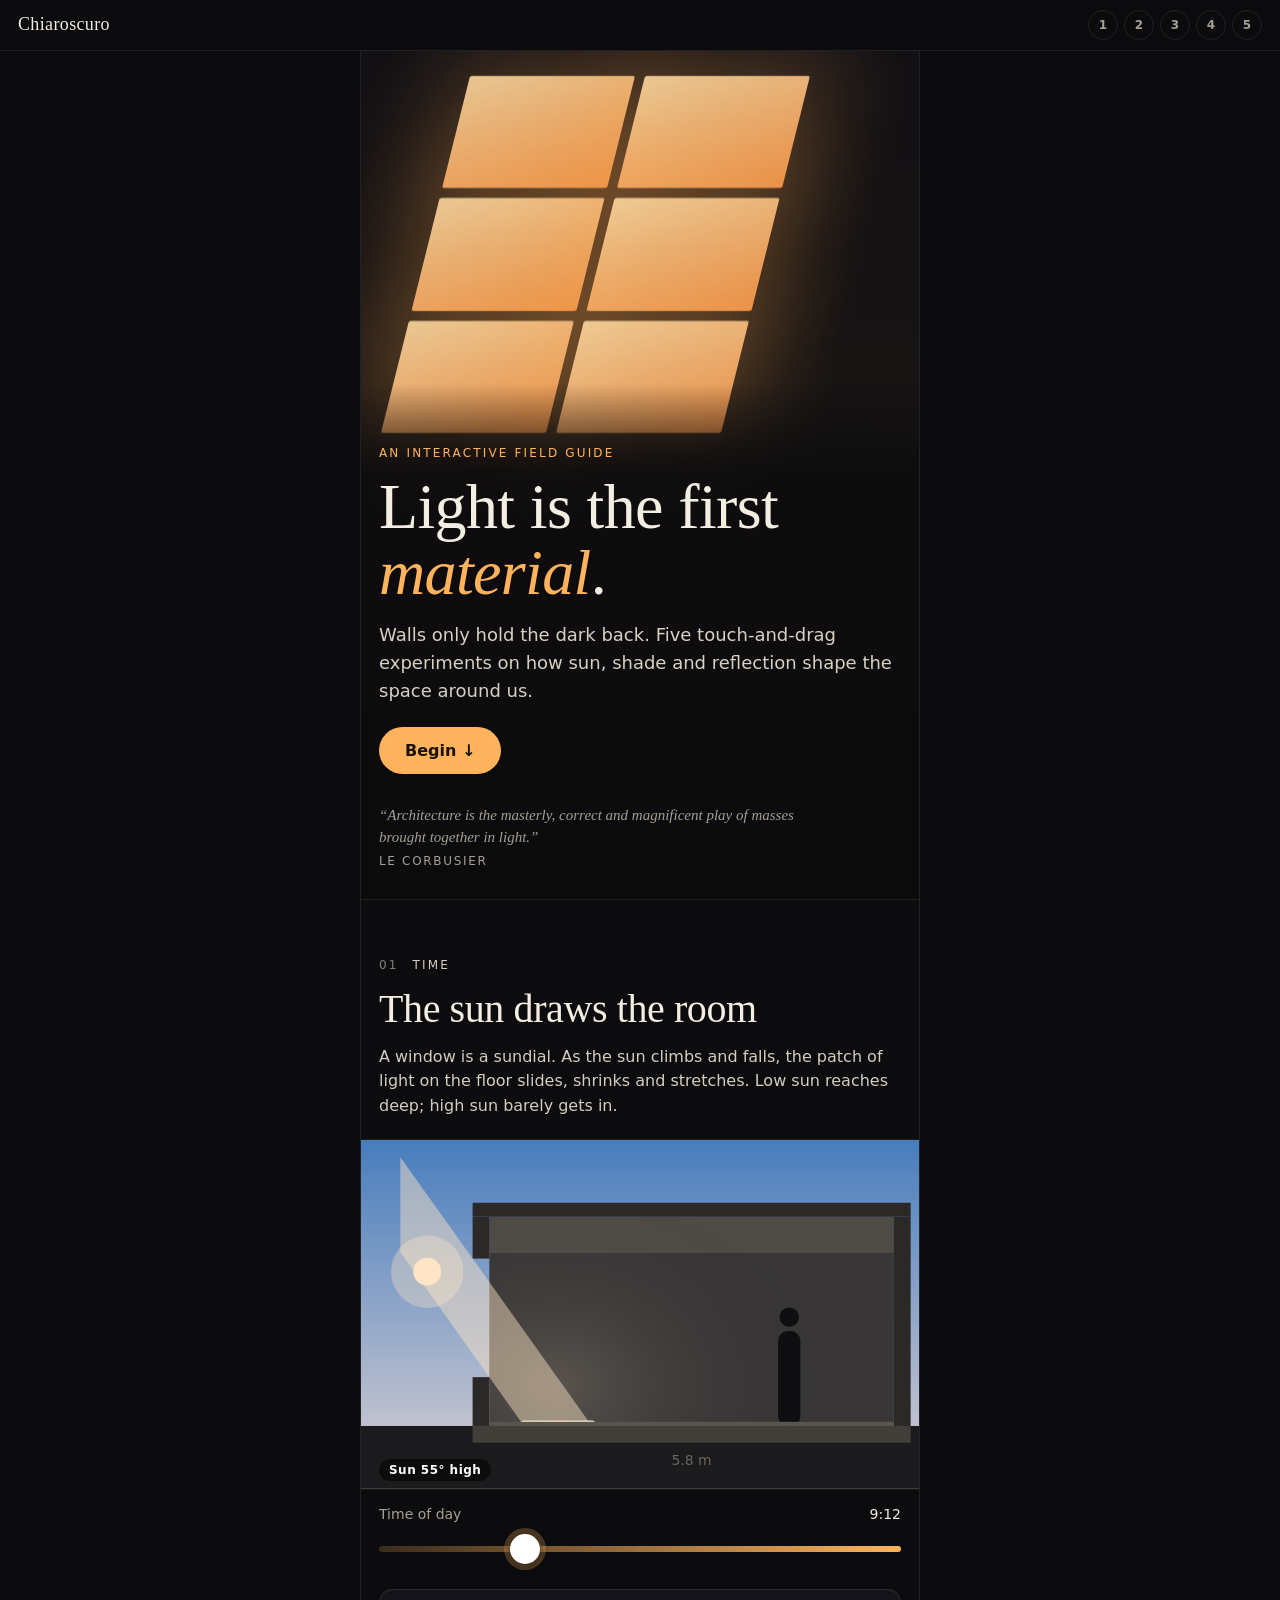
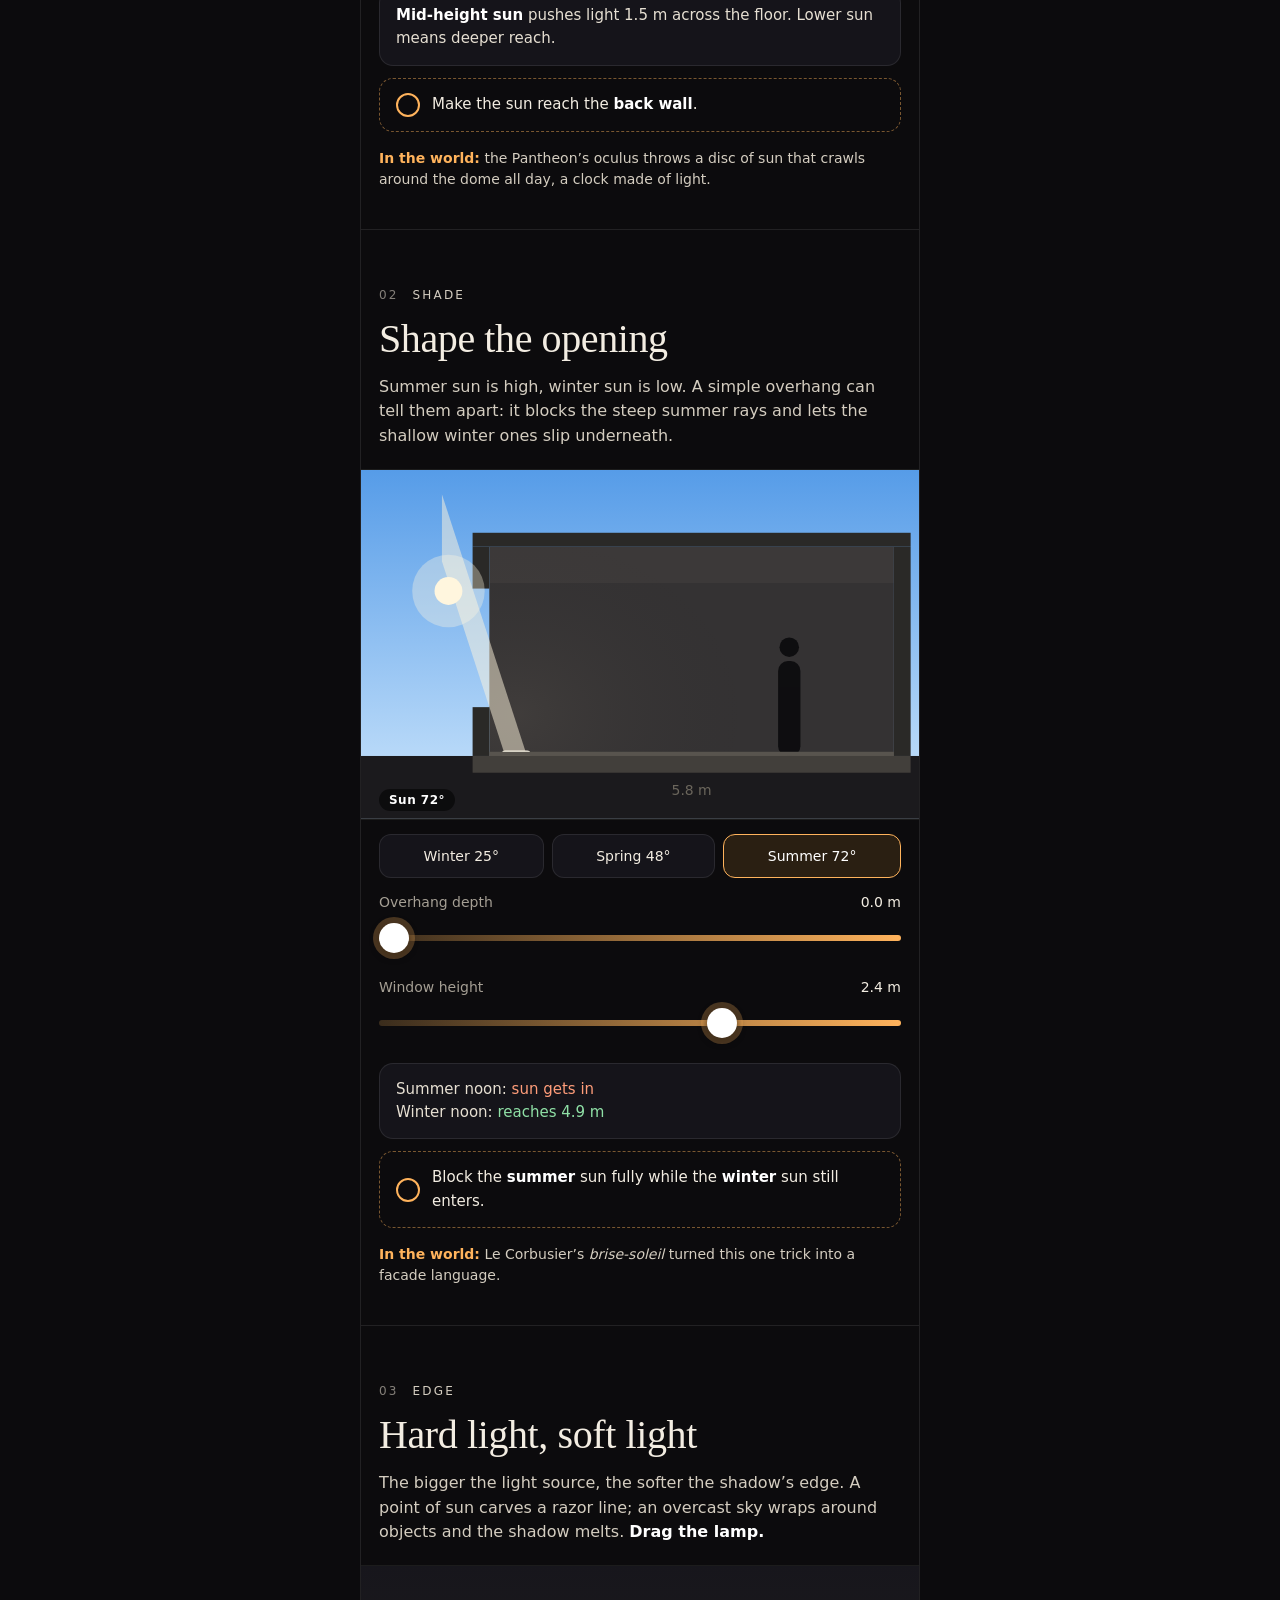
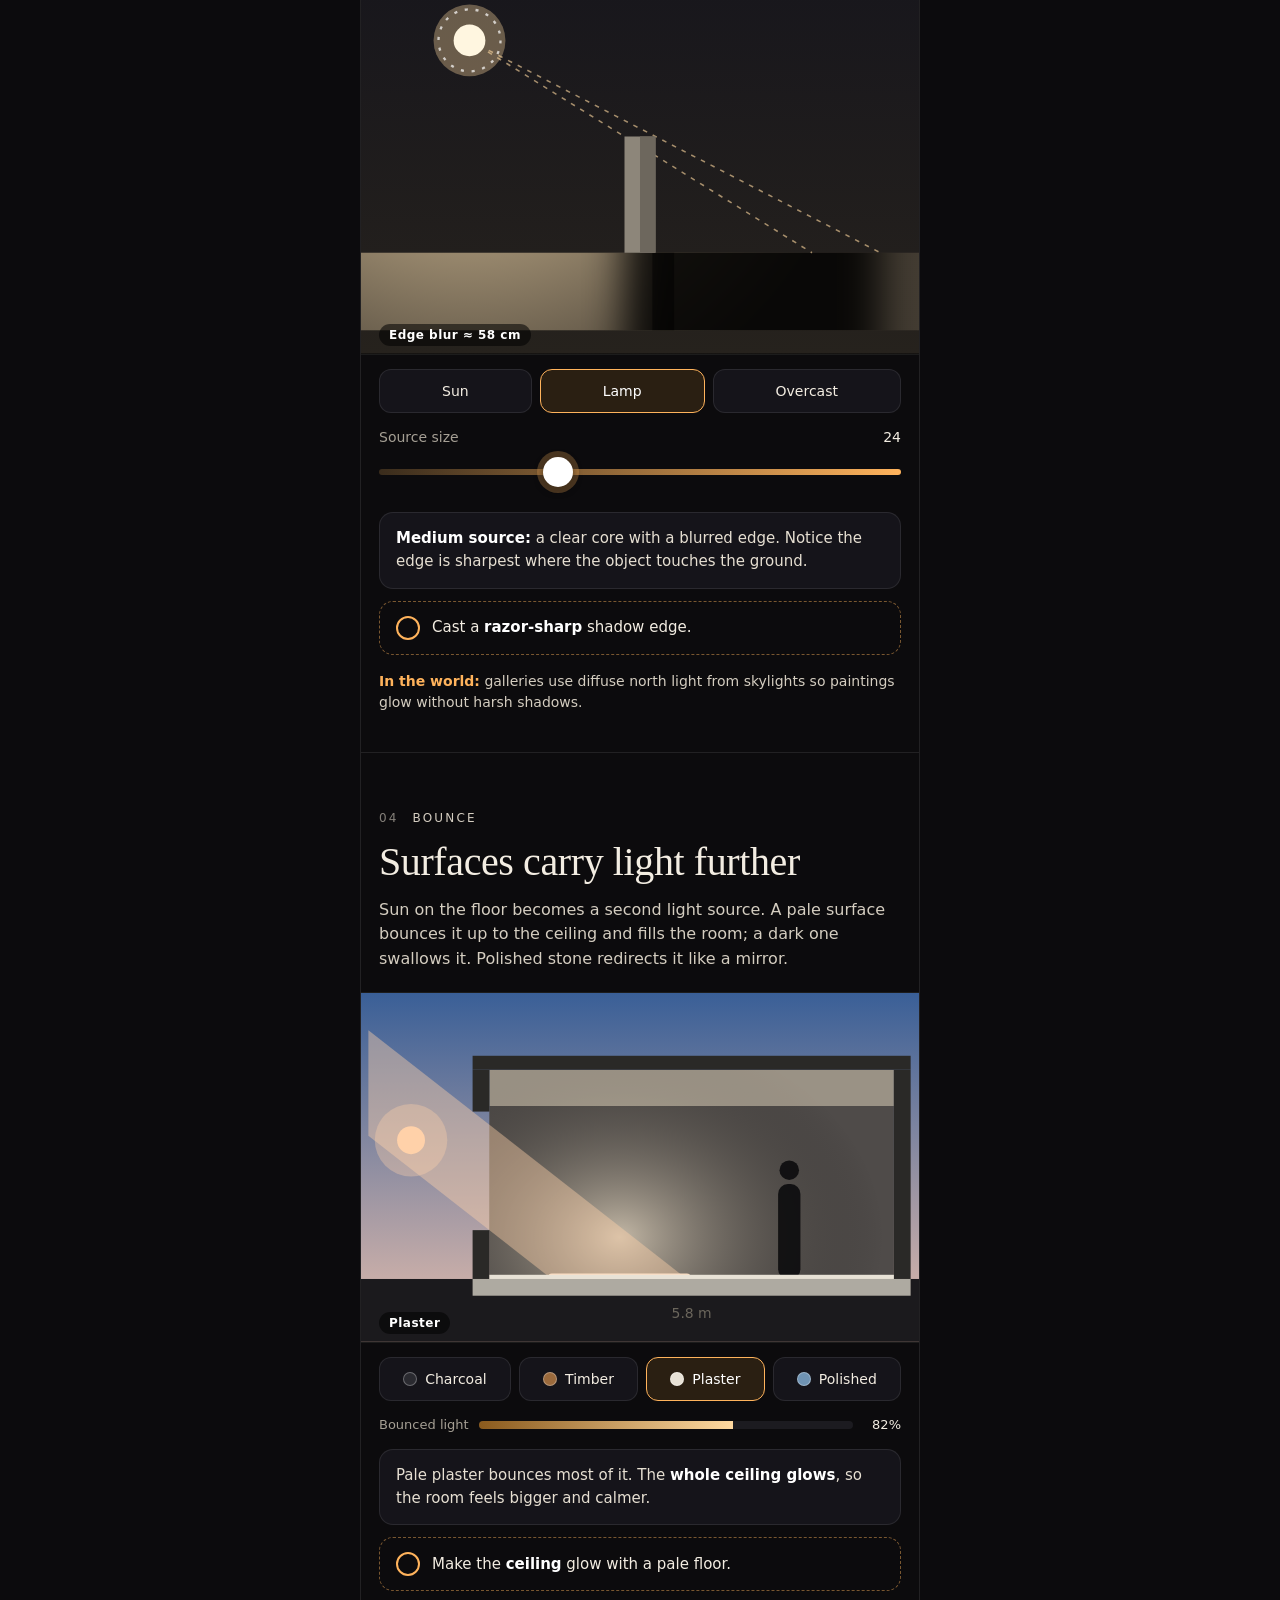
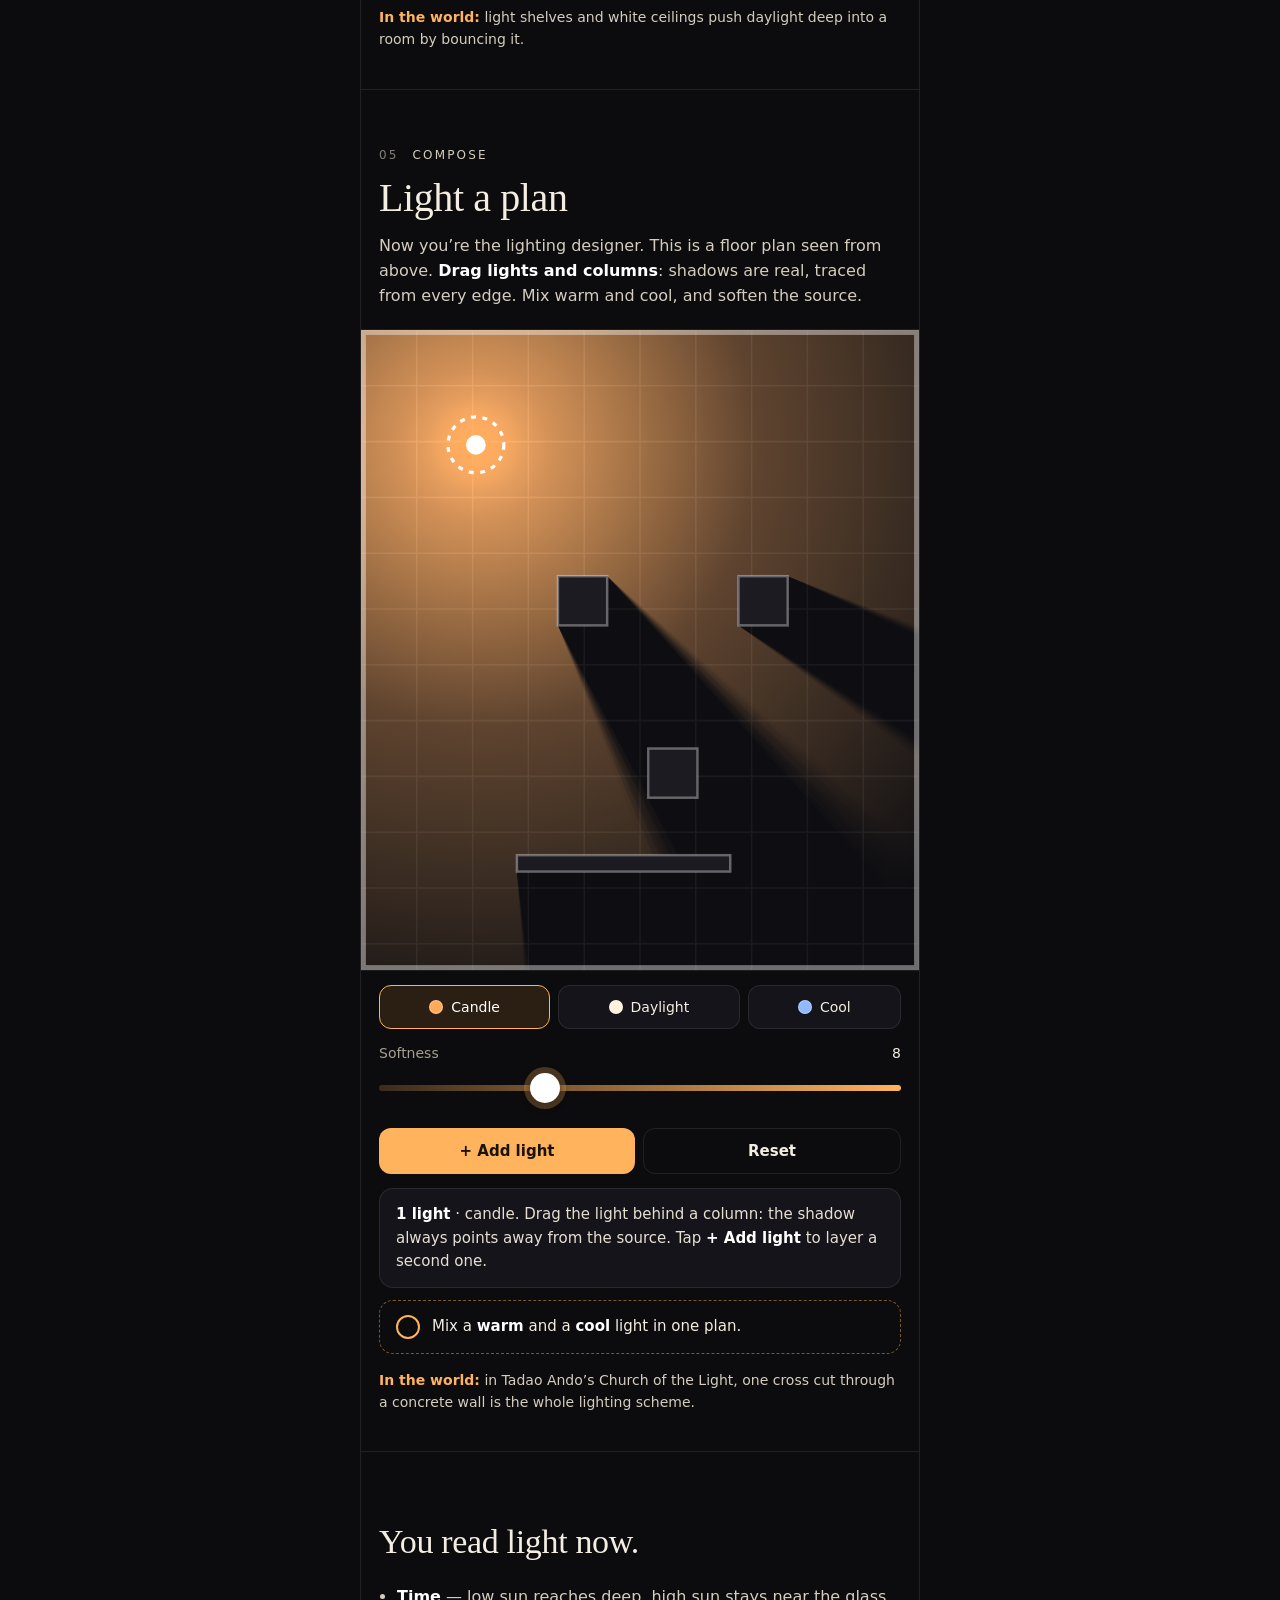
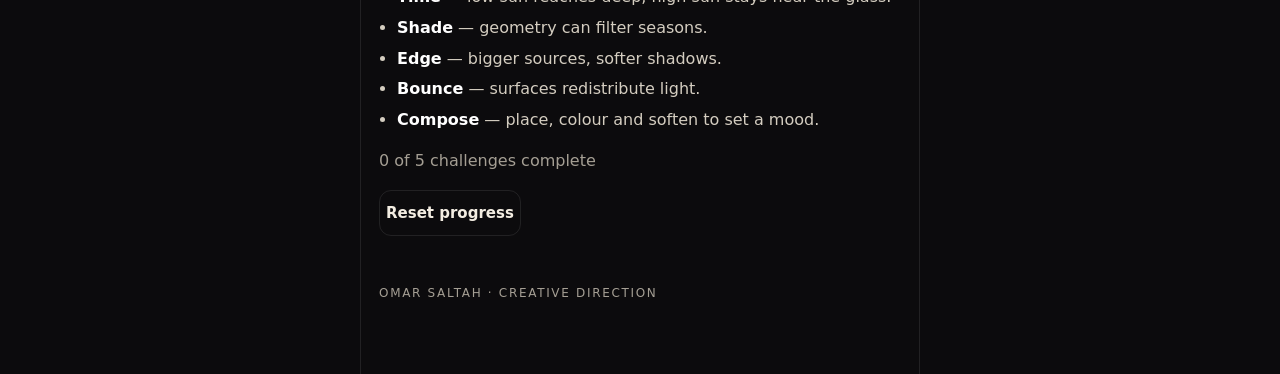
<file: index.html>
<!doctype html>
<html lang="en">
<head>
<meta charset="utf-8">
<meta name="viewport" content="width=device-width, initial-scale=1, viewport-fit=cover">
<meta name="theme-color" content="#0c0b0d">
<title>Chiaroscuro — a field guide to light in architecture</title>
<meta name="description" content="An interactive mobile guide to how light shapes space: sun paths, shading, soft vs hard shadows, bounced light and lighting design.">
<link rel="stylesheet" href="styles.css">
</head>
<body>

<header class="top">
  <a class="brand" href="#top">Chiaroscuro</a>
  <nav class="dots" aria-label="Chapters">
    <button data-go="c1" aria-label="Chapter 1: Time">1</button>
    <button data-go="c2" aria-label="Chapter 2: Shade">2</button>
    <button data-go="c3" aria-label="Chapter 3: Edge">3</button>
    <button data-go="c4" aria-label="Chapter 4: Bounce">4</button>
    <button data-go="c5" aria-label="Chapter 5: Compose">5</button>
  </nav>
  <div class="bar" aria-hidden="true"><i></i></div>
</header>

<main id="top">

  <section class="hero" aria-label="Introduction">
    <div class="stage" aria-hidden="true">
      <div class="cast"><b></b><b></b><b></b><b></b><b></b><b></b></div>
      <div class="floorline"></div>
    </div>
    <div class="hero-copy">
      <p class="eyebrow">An interactive field guide</p>
      <h1>Light is the first <em>material</em>.</h1>
      <p class="lede">Walls only hold the dark back. Five touch-and-drag experiments on how sun, shade and reflection shape the space around us.</p>
      <button class="cta" data-go="c1">Begin <span aria-hidden="true">↓</span></button>
      <p class="quote">“Architecture is the masterly, correct and magnificent play of masses brought together in light.”<br><span>Le Corbusier</span></p>
    </div>
  </section>

  <!-- 1 · TIME -->
  <section class="chapter" id="c1" data-ch="1">
    <p class="kicker"><span>01</span> Time</p>
    <h2>The sun draws the room</h2>
    <p>A window is a sundial. As the sun climbs and falls, the patch of light on the floor slides, shrinks and stretches. Low sun reaches deep; high sun barely gets in.</p>
    <figure>
      <svg id="svg1" viewBox="0 0 400 250" role="img" aria-label="Section through a room with a sunlit window"></svg>
      <figcaption id="hud1" class="hud"></figcaption>
    </figure>
    <div class="ctl">
      <label for="r1">Time of day <output id="o1">12:00</output></label>
      <input id="r1" type="range" min="6" max="18" step="0.05" value="9.2">
    </div>
    <div class="read" id="read1"></div>
    <div class="goal" data-goal="1"><i class="chk"></i><span>Make the sun reach the <b>back wall</b>.</span></div>
    <p class="world"><b>In the world:</b> the Pantheon’s oculus throws a disc of sun that crawls around the dome all day, a clock made of light.</p>
  </section>

  <!-- 2 · SHADE -->
  <section class="chapter" id="c2" data-ch="2">
    <p class="kicker"><span>02</span> Shade</p>
    <h2>Shape the opening</h2>
    <p>Summer sun is high, winter sun is low. A simple overhang can tell them apart: it blocks the steep summer rays and lets the shallow winter ones slip underneath.</p>
    <figure>
      <svg id="svg2" viewBox="0 0 400 250" role="img" aria-label="Section through a room with an adjustable overhang"></svg>
      <figcaption id="hud2" class="hud"></figcaption>
    </figure>
    <div class="chips" id="seasons" role="group" aria-label="Season">
      <button data-th="25">Winter 25°</button>
      <button data-th="48">Spring 48°</button>
      <button data-th="72" class="on">Summer 72°</button>
    </div>
    <div class="ctl">
      <label for="r2">Overhang depth <output id="o2">0.0 m</output></label>
      <input id="r2" type="range" min="0" max="56" step="1" value="0">
    </div>
    <div class="ctl">
      <label for="r2b">Window height <output id="o2b">2.4 m</output></label>
      <input id="r2b" type="range" min="90" max="135" step="1" value="120">
    </div>
    <div class="read" id="read2"></div>
    <div class="goal" data-goal="2"><i class="chk"></i><span>Block the <b>summer</b> sun fully while the <b>winter</b> sun still enters.</span></div>
    <p class="world"><b>In the world:</b> Le Corbusier’s <i>brise-soleil</i> turned this one trick into a facade language.</p>
  </section>

  <!-- 3 · EDGE -->
  <section class="chapter" id="c3" data-ch="3">
    <p class="kicker"><span>03</span> Edge</p>
    <h2>Hard light, soft light</h2>
    <p>The bigger the light source, the softer the shadow’s edge. A point of sun carves a razor line; an overcast sky wraps around objects and the shadow melts. <b>Drag the lamp.</b></p>
    <figure>
      <svg id="svg3" viewBox="0 0 360 250" role="img" aria-label="A draggable lamp casting a shadow of a column"></svg>
      <figcaption id="hud3" class="hud"></figcaption>
    </figure>
    <div class="chips" id="sizes" role="group" aria-label="Light source">
      <button data-d="2">Sun</button>
      <button data-d="24" class="on">Lamp</button>
      <button data-d="62">Overcast</button>
    </div>
    <div class="ctl">
      <label for="r3">Source size <output id="o3">24</output></label>
      <input id="r3" type="range" min="1" max="70" step="1" value="24">
    </div>
    <div class="read" id="read3"></div>
    <div class="goal" data-goal="3"><i class="chk"></i><span>Cast a <b>razor-sharp</b> shadow edge.</span></div>
    <p class="world"><b>In the world:</b> galleries use diffuse north light from skylights so paintings glow without harsh shadows.</p>
  </section>

  <!-- 4 · BOUNCE -->
  <section class="chapter" id="c4" data-ch="4">
    <p class="kicker"><span>04</span> Bounce</p>
    <h2>Surfaces carry light further</h2>
    <p>Sun on the floor becomes a second light source. A pale surface bounces it up to the ceiling and fills the room; a dark one swallows it. Polished stone redirects it like a mirror.</p>
    <figure>
      <svg id="svg4" viewBox="0 0 400 250" role="img" aria-label="Room where the floor material changes how much light bounces"></svg>
      <figcaption id="hud4" class="hud"></figcaption>
    </figure>
    <div class="chips mats" id="mats" role="group" aria-label="Floor material">
      <button data-m="0"><i style="background:#2a2a30"></i>Charcoal</button>
      <button data-m="1"><i style="background:#9b6a3c"></i>Timber</button>
      <button data-m="2" class="on"><i style="background:#e8e2d6"></i>Plaster</button>
      <button data-m="3"><i style="background:#6f93b3"></i>Polished</button>
    </div>
    <div class="meter"><span>Bounced light</span><div><i id="m4"></i></div><output id="mo4">0%</output></div>
    <div class="read" id="read4"></div>
    <div class="goal" data-goal="4"><i class="chk"></i><span>Make the <b>ceiling</b> glow with a pale floor.</span></div>
    <p class="world"><b>In the world:</b> light shelves and white ceilings push daylight deep into a room by bouncing it.</p>
  </section>

  <!-- 5 · COMPOSE -->
  <section class="chapter" id="c5" data-ch="5">
    <p class="kicker"><span>05</span> Compose</p>
    <h2>Light a plan</h2>
    <p>Now you’re the lighting designer. This is a floor plan seen from above. <b>Drag lights and columns</b>: shadows are real, traced from every edge. Mix warm and cool, and soften the source.</p>
    <figure class="plan">
      <canvas id="cv5" aria-label="Interactive floor plan with draggable lights and columns"></canvas>
    </figure>
    <div class="chips" id="temps" role="group" aria-label="Selected light colour">
      <button data-k="0" class="on"><i style="background:#ffaa5a"></i>Candle</button>
      <button data-k="1"><i style="background:#fff2dc"></i>Daylight</button>
      <button data-k="2"><i style="background:#8fbaff"></i>Cool</button>
    </div>
    <div class="ctl">
      <label for="r5">Softness <output id="o5">8</output></label>
      <input id="r5" type="range" min="0" max="26" step="1" value="8">
    </div>
    <div class="row">
      <button class="btn" id="add5">+ Add light</button>
      <button class="btn ghost" id="reset5">Reset</button>
    </div>
    <div class="read" id="read5"></div>
    <div class="goal" data-goal="5"><i class="chk"></i><span>Mix a <b>warm</b> and a <b>cool</b> light in one plan.</span></div>
    <p class="world"><b>In the world:</b> in Tadao Ando’s Church of the Light, one cross cut through a concrete wall is the whole lighting scheme.</p>
  </section>

  <section class="finale" id="end">
    <h2>You read light now.</h2>
    <ul>
      <li><b>Time</b> — low sun reaches deep, high sun stays near the glass.</li>
      <li><b>Shade</b> — geometry can filter seasons.</li>
      <li><b>Edge</b> — bigger sources, softer shadows.</li>
      <li><b>Bounce</b> — surfaces redistribute light.</li>
      <li><b>Compose</b> — place, colour and soften to set a mood.</li>
    </ul>
    <p class="muted" id="score">0 of 5 challenges complete</p>
    <button class="btn ghost" id="resetAll">Reset progress</button>
    <p class="foot">Omar Saltah · Creative Direction</p>
  </section>

</main>

<div class="toast" id="toast" role="status" aria-live="polite"></div>
<script src="app.js"></script>
</body>
</html>
</file>
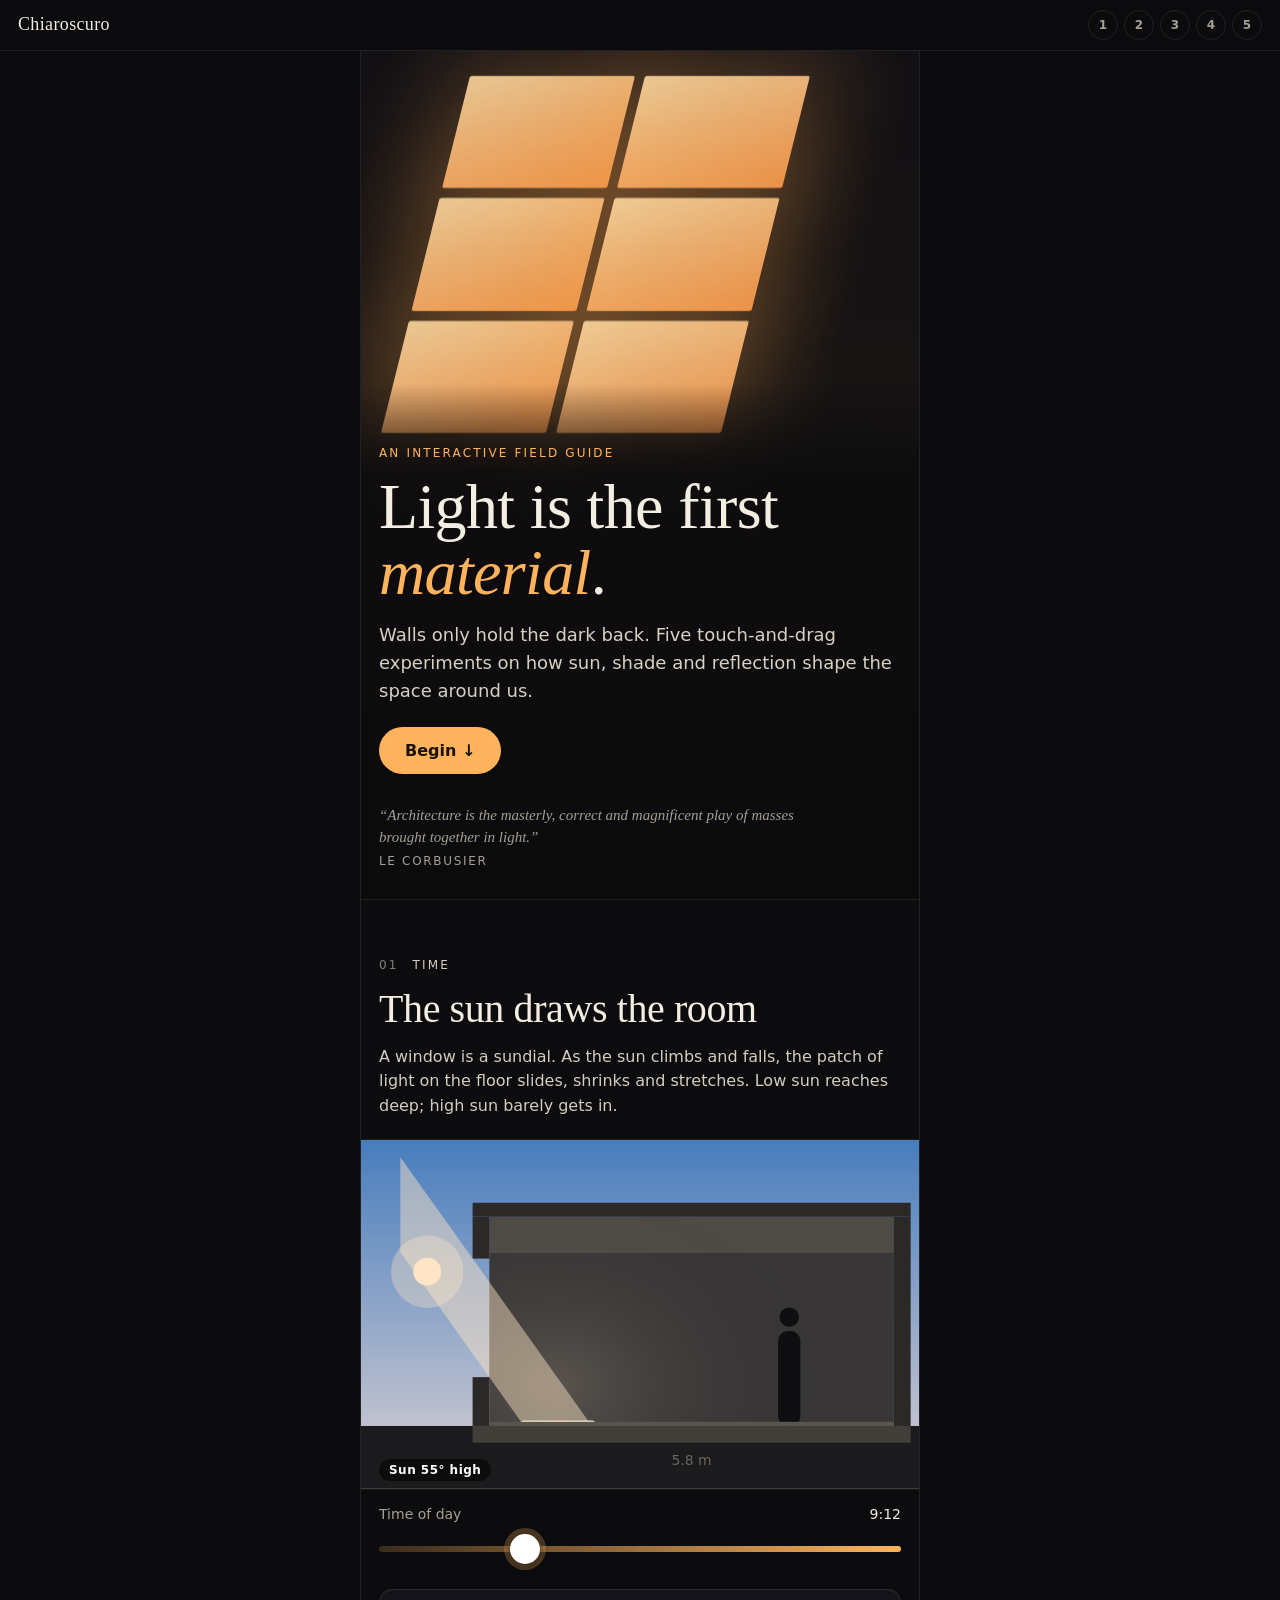
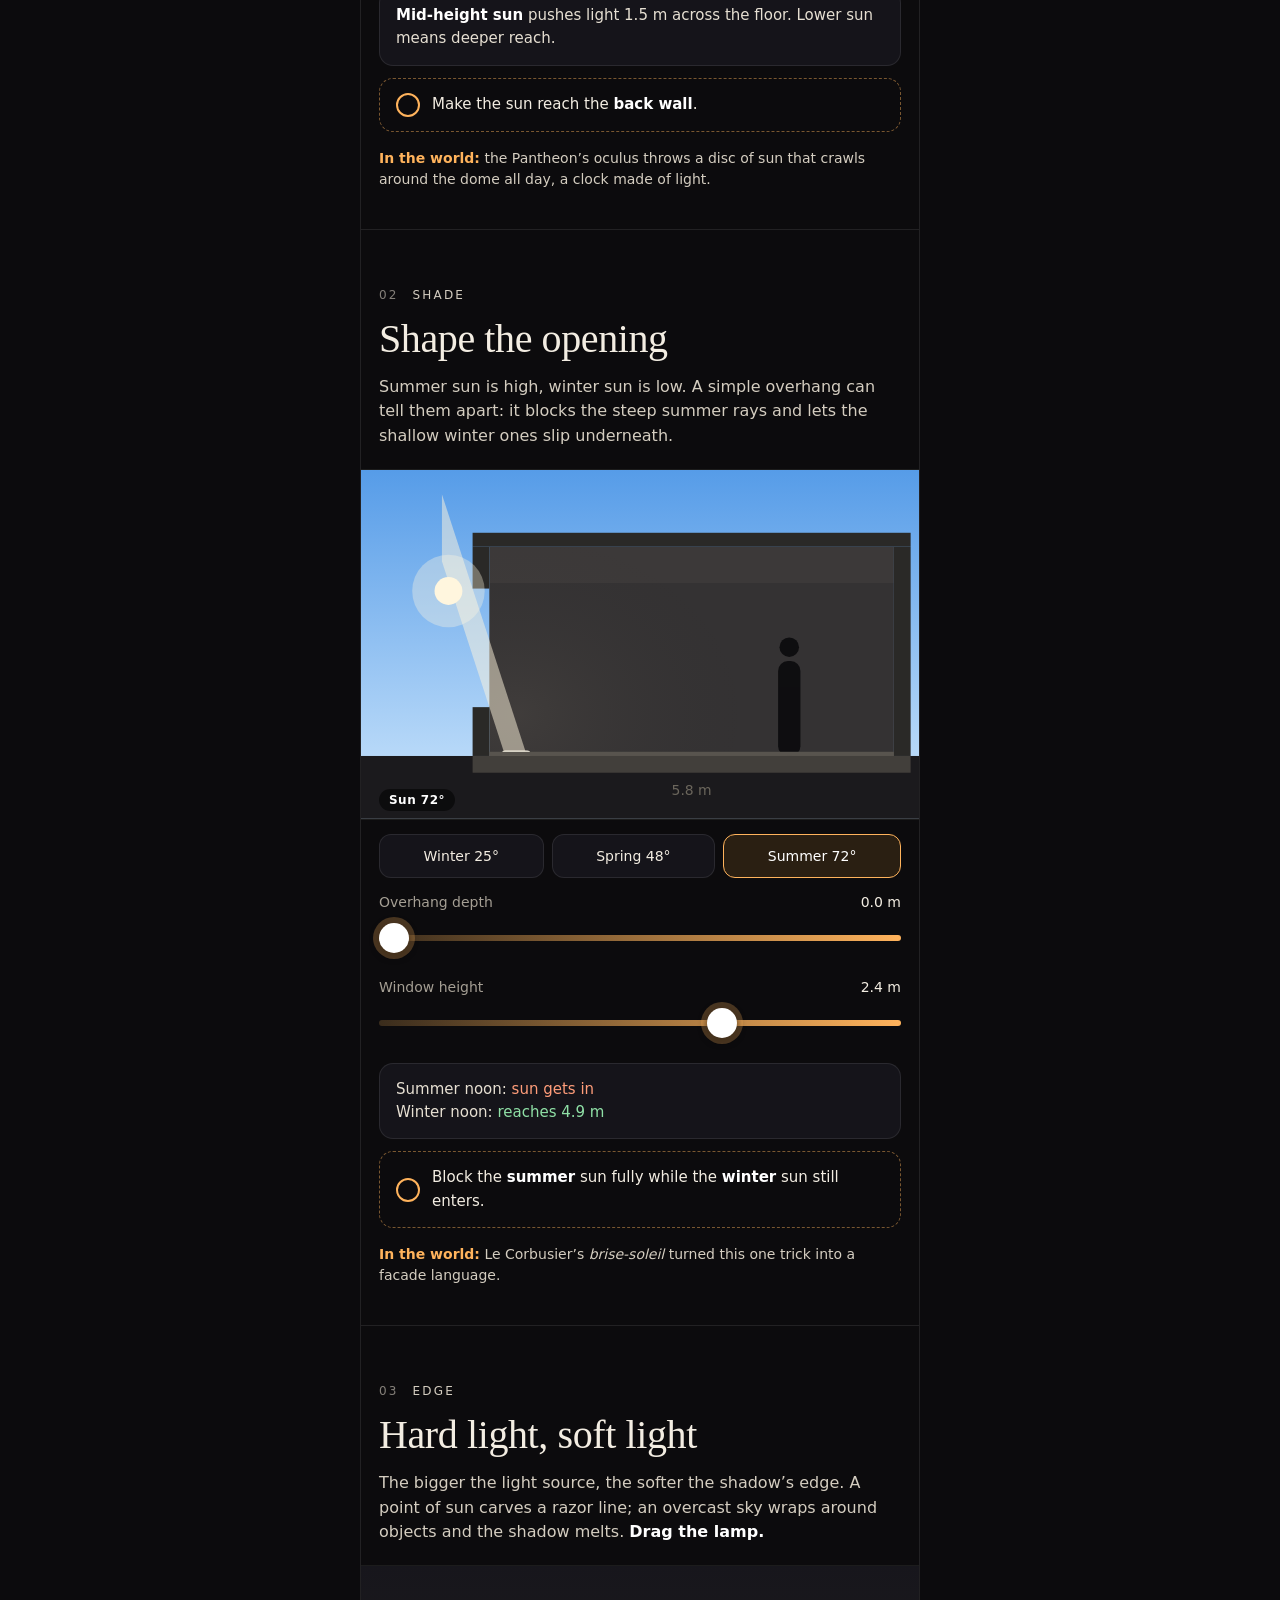
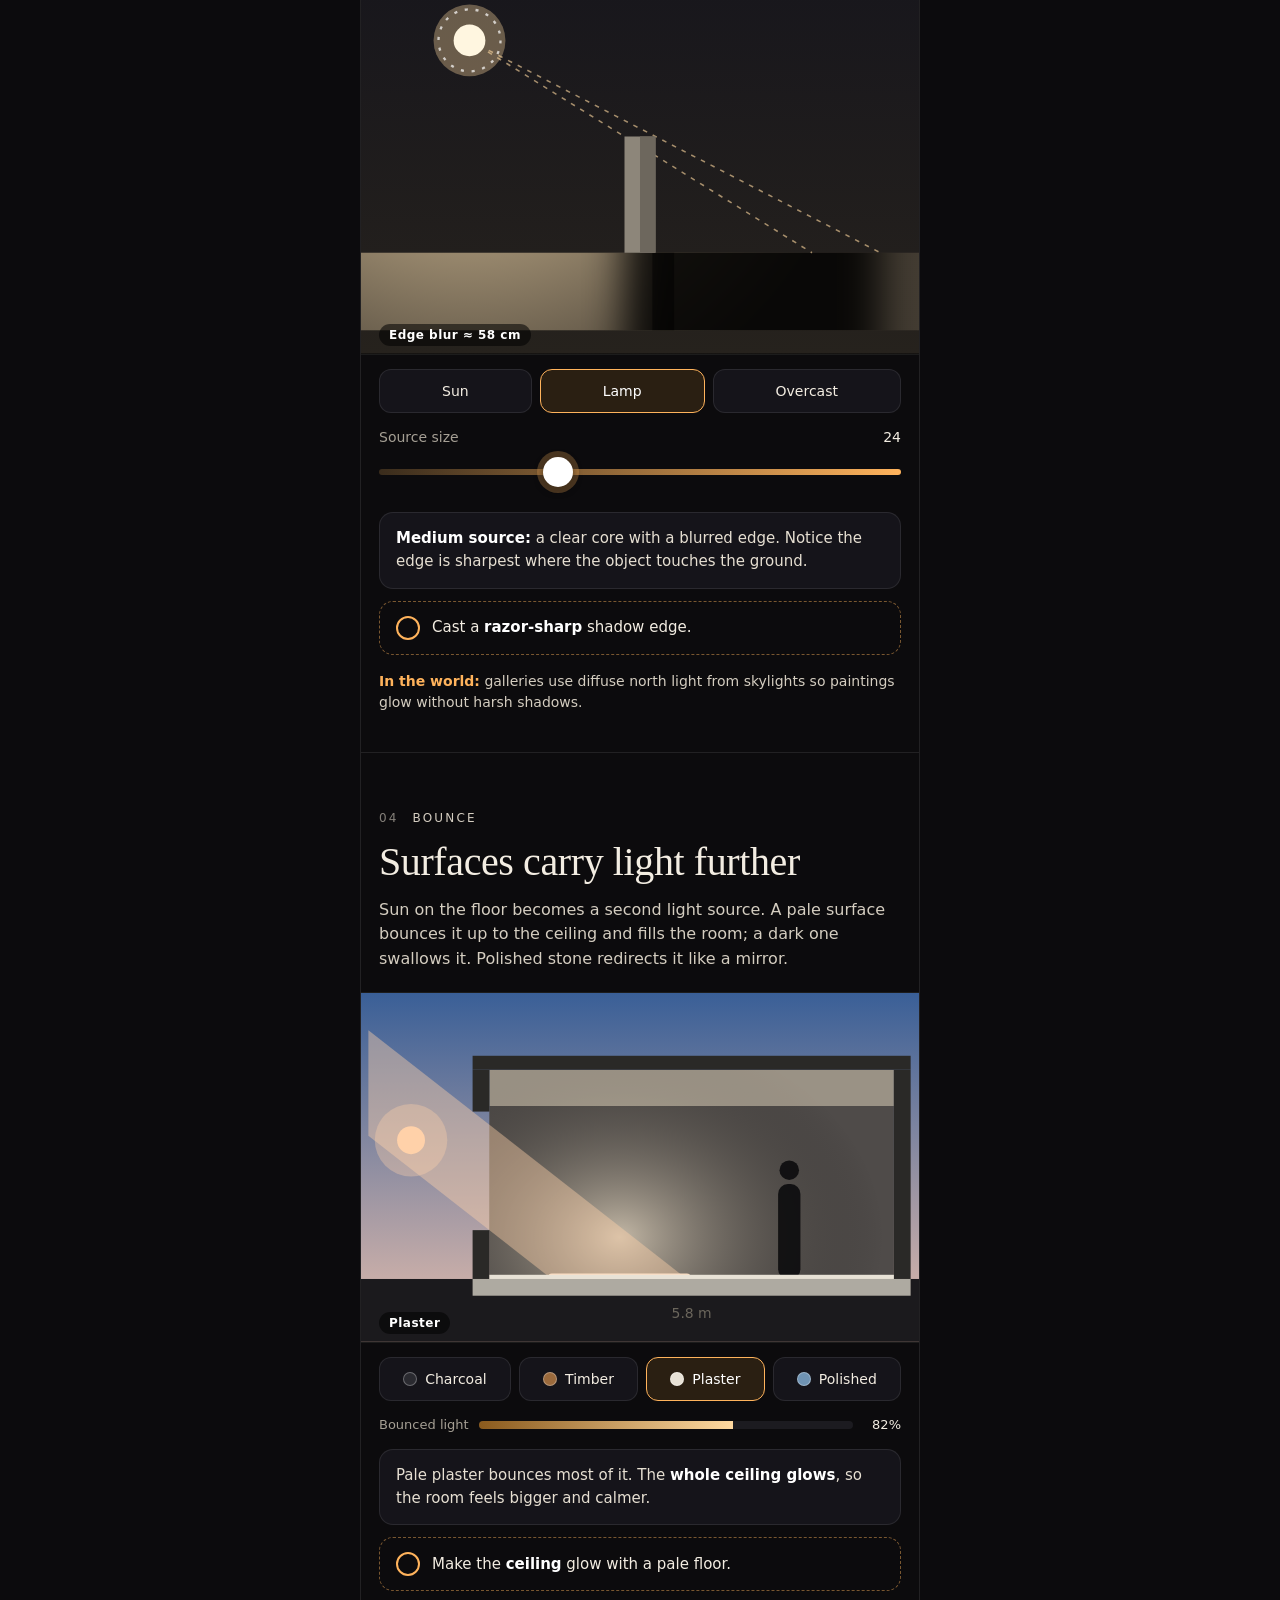
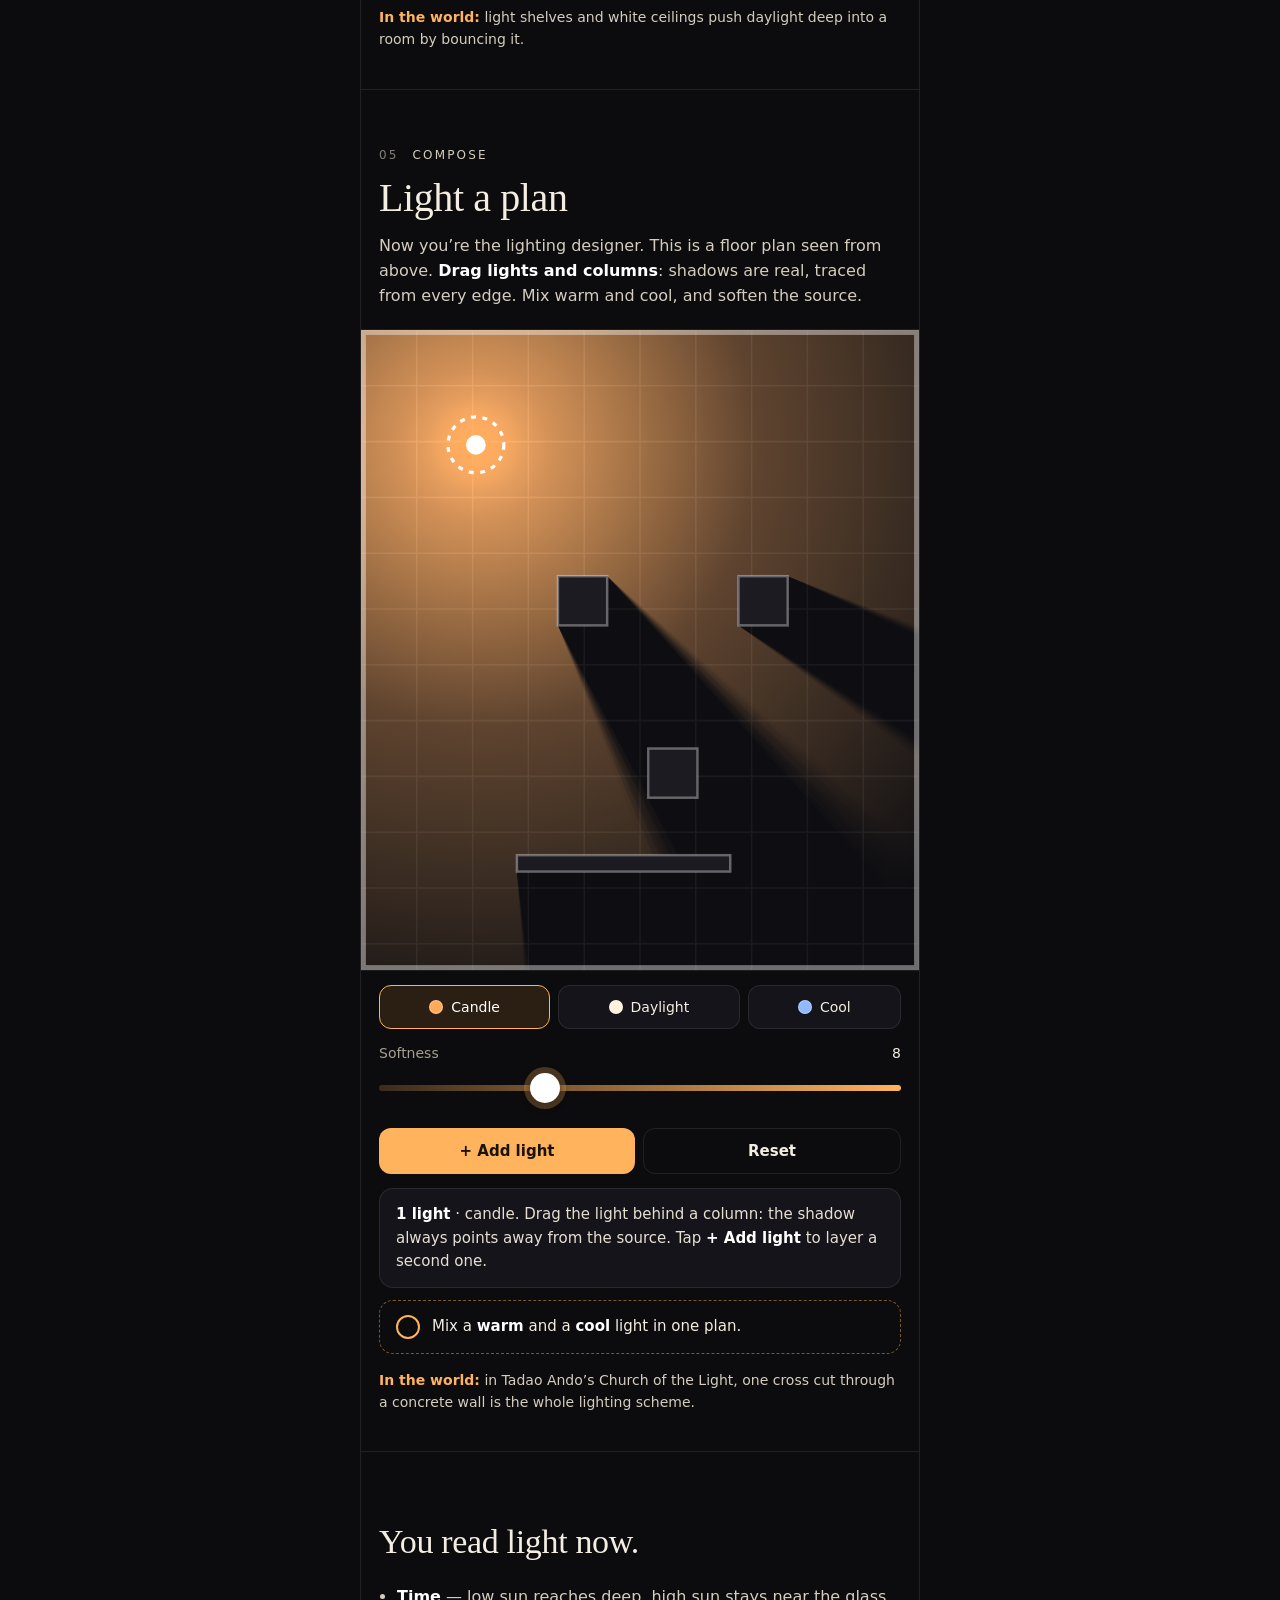
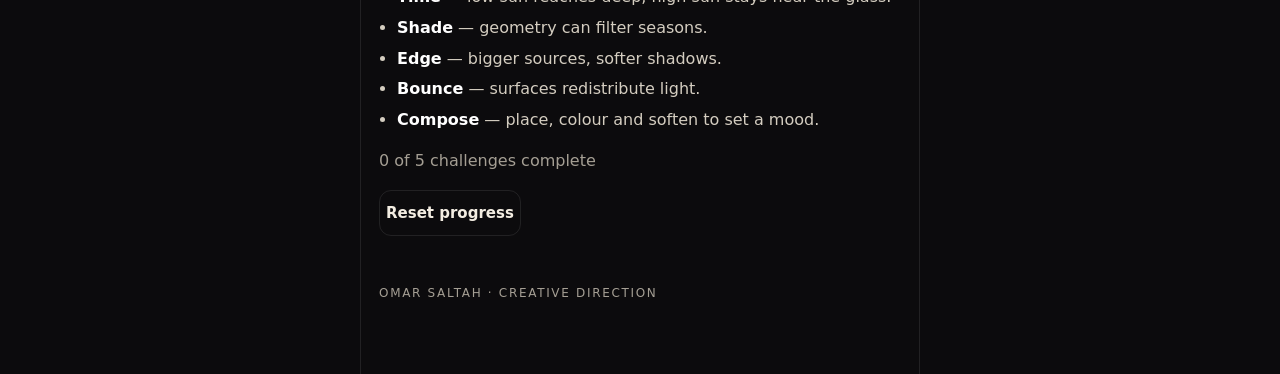
<file: Experimental Projects/Light-and-Shadow.html>
<!doctype html>
<html lang="en">
<head>
<meta charset="utf-8">
<meta name="viewport" content="width=device-width, initial-scale=1, viewport-fit=cover">
<meta name="theme-color" content="#0c0b0d">
<title>Chiaroscuro — a field guide to light in architecture</title>
<meta name="description" content="An interactive mobile guide to how light shapes space: sun paths, shading, soft vs hard shadows, bounced light and lighting design.">
<style>
:root{
  --bg:#0c0b0d; --card:#15141a; --ink:#f3ede2; --muted:#a59f94; --warm:#ffb35c;
  --line:rgba(255,255,255,.09); --ok:#8fe0a6;
  --serif:ui-serif,"Iowan Old Style","Palatino Linotype",Georgia,serif;
  --sans:system-ui,-apple-system,"Segoe UI",Roboto,sans-serif;
  --pad:max(18px,env(safe-area-inset-left));
}
*{box-sizing:border-box;-webkit-tap-highlight-color:transparent}
html{scroll-behavior:smooth;scroll-padding-top:64px}
body{margin:0;background:var(--bg);color:var(--ink);font:16px/1.55 var(--sans);-webkit-text-size-adjust:100%;overflow-x:hidden}
main{max-width:560px;margin:0 auto}
h1,h2{font-family:var(--serif);font-weight:500;letter-spacing:-.01em;margin:0}
p{margin:0 0 1em}
b{font-weight:600;color:#fff}
.muted{color:var(--muted)}

/* header */
.top{position:sticky;top:0;z-index:20;display:flex;align-items:center;justify-content:space-between;
  padding:calc(10px + env(safe-area-inset-top)) var(--pad) 10px;background:rgba(12,11,13,.78);
  backdrop-filter:blur(14px);-webkit-backdrop-filter:blur(14px);border-bottom:1px solid var(--line)}
.brand{font-family:var(--serif);font-size:18px;color:var(--ink);text-decoration:none;letter-spacing:.02em}
.dots{display:flex;gap:6px}
.dots button{width:30px;height:30px;border-radius:50%;border:1px solid var(--line);background:transparent;color:var(--muted);font:600 12px var(--sans);cursor:pointer}
.dots button.done{background:var(--warm);border-color:var(--warm);color:#1a1206}
.bar{position:absolute;left:0;bottom:-1px;height:2px;width:100%}
.bar i{display:block;height:100%;width:0;background:var(--warm);transition:width .5s}

/* hero */
.hero{position:relative;min-height:calc(100svh - 52px);display:flex;flex-direction:column;justify-content:flex-end;overflow:hidden}
.stage{position:absolute;inset:0;background:linear-gradient(#121014,#1b1713 70%,#0c0b0d)}
.cast{position:absolute;left:50%;top:3%;width:62vw;max-width:340px;aspect-ratio:1/1.05;display:grid;grid-template:repeat(3,1fr)/repeat(2,1fr);gap:10px;
  transform:translate(-50%,0) translate(var(--tx,0px),var(--ty,0px)) skew(var(--sk,-14deg)) scaleY(var(--sy,1));transform-origin:50% 0;
  filter:blur(.6px);will-change:transform}
.cast b{background:linear-gradient(160deg,#ffd9a0,#ff9d4d);opacity:.9;border-radius:2px;box-shadow:0 0 90px 24px rgba(255,170,80,.28)}
.floorline{position:absolute;left:0;right:0;bottom:0;height:34%;background:linear-gradient(transparent,#0c0b0d 80%)}
.hero-copy{position:relative;padding:60px var(--pad) 28px;background:linear-gradient(transparent,rgba(12,11,13,.88) 90px);max-width:560px;margin:0 auto;width:100%}
.eyebrow,.kicker{font-size:12px;letter-spacing:.18em;text-transform:uppercase;color:var(--warm);margin-bottom:12px}
h1{font-size:clamp(40px,12vw,64px);line-height:1.02}
h1 em{color:var(--warm)}
.lede{font-size:18px;color:#d8d1c4;margin:16px 0 22px;max-width:30em}
.cta{font:600 16px var(--sans);color:#1a1206;background:var(--warm);border:0;border-radius:999px;padding:14px 26px;cursor:pointer}
.quote{margin:30px 0 0;font:italic 15px/1.5 var(--serif);color:var(--muted);max-width:28em}
.quote span{font:12px var(--sans);letter-spacing:.14em;text-transform:uppercase;font-style:normal}

/* chapters */
.chapter{padding:56px var(--pad) 24px;border-top:1px solid var(--line)}
.chapter h2{font-size:clamp(30px,8.5vw,40px);line-height:1.1;margin-bottom:14px}
.kicker span{display:inline-block;margin-right:8px;opacity:.6}
.chapter>p{color:#d4cdc0}
figure{margin:20px calc(var(--pad) * -1) 14px;position:relative;background:#050506;border-block:1px solid var(--line)}
figure svg,figure canvas{display:block;width:100%;height:auto}
.hud{position:absolute;left:var(--pad);bottom:8px;font:600 12px var(--sans);letter-spacing:.04em;color:#fff;background:rgba(0,0,0,.55);padding:4px 10px;border-radius:99px;pointer-events:none}
.hud:empty{display:none}
.plan{background:#08080a}
.plan canvas{width:100%;touch-action:pan-y}
#svg3{touch-action:pan-y}

/* controls */
.ctl{margin:14px 0}
.ctl label{display:flex;justify-content:space-between;font-size:14px;color:var(--muted);margin-bottom:6px}
.ctl output{color:var(--ink);font-variant-numeric:tabular-nums}
input[type=range]{-webkit-appearance:none;appearance:none;width:100%;height:36px;background:transparent;margin:0;touch-action:pan-y}
input[type=range]::-webkit-slider-runnable-track{height:6px;border-radius:3px;background:linear-gradient(90deg,#3a2c1c,var(--warm))}
input[type=range]::-moz-range-track{height:6px;border-radius:3px;background:linear-gradient(90deg,#3a2c1c,var(--warm))}
input[type=range]::-webkit-slider-thumb{-webkit-appearance:none;width:30px;height:30px;margin-top:-12px;border-radius:50%;background:#fff;border:0;box-shadow:0 0 0 6px rgba(255,179,92,.25),0 2px 8px #000}
input[type=range]::-moz-range-thumb{width:30px;height:30px;border-radius:50%;background:#fff;border:0;box-shadow:0 0 0 6px rgba(255,179,92,.25),0 2px 8px #000}
.chips{display:flex;gap:8px;flex-wrap:wrap;margin:14px 0}
.chips button{flex:1 1 auto;min-height:44px;display:inline-flex;gap:8px;align-items:center;justify-content:center;padding:0 14px;border-radius:12px;border:1px solid var(--line);background:var(--card);color:var(--ink);font:500 14px var(--sans);cursor:pointer}
.chips button.on{border-color:var(--warm);background:#2a1f12;color:#fff}
.chips i{width:14px;height:14px;border-radius:50%;border:1px solid rgba(255,255,255,.3)}
.row{display:flex;gap:8px;margin:6px 0 14px}
.btn{flex:1;min-height:46px;border-radius:12px;border:0;background:var(--warm);color:#1a1206;font:600 15px var(--sans);cursor:pointer}
.btn.ghost{background:transparent;color:var(--ink);border:1px solid var(--line)}
.btn:disabled{opacity:.4}
.meter{display:flex;align-items:center;gap:10px;font-size:13px;color:var(--muted);margin:6px 0 14px}
.meter div{flex:1;height:8px;border-radius:4px;background:#1c1b20;overflow:hidden}
.meter i{display:block;height:100%;width:0;background:linear-gradient(90deg,#8a5a1d,#ffd9a0);transition:width .35s}
.meter output{width:38px;text-align:right;color:var(--ink);font-variant-numeric:tabular-nums}

.read{background:var(--card);border:1px solid var(--line);border-radius:14px;padding:14px 16px;font-size:15px;color:#e6dfd2;min-height:3.4em;margin:12px 0}
.goal{display:flex;gap:12px;align-items:center;padding:14px 16px;border:1px dashed rgba(255,179,92,.45);border-radius:14px;font-size:15px;margin:12px 0}
.goal .chk{flex:none;width:24px;height:24px;border-radius:50%;border:2px solid var(--warm);position:relative}
.goal.done{border-style:solid;border-color:var(--ok);background:rgba(143,224,166,.07)}
.goal.done .chk{background:var(--ok);border-color:var(--ok)}
.goal.done .chk::after{content:"";position:absolute;left:7px;top:2px;width:6px;height:12px;border:solid #0b2214;border-width:0 2.5px 2.5px 0;transform:rotate(45deg)}
.world{font-size:14px;color:var(--muted);margin-top:16px}
.world b{color:var(--warm)}

.finale{padding:64px var(--pad) calc(60px + env(safe-area-inset-bottom));border-top:1px solid var(--line)}
.finale h2{font-size:34px;margin-bottom:16px}
.finale ul{padding-left:18px;color:#d4cdc0}
.finale li{margin:6px 0}
.foot{margin-top:48px;font-size:12px;letter-spacing:.14em;text-transform:uppercase;color:var(--muted)}

.toast{position:fixed;left:50%;bottom:calc(22px + env(safe-area-inset-bottom));transform:translate(-50%,40px);opacity:0;
  background:var(--ok);color:#0b2214;font:600 14px var(--sans);padding:10px 18px;border-radius:99px;transition:.35s;z-index:30;pointer-events:none}
.toast.show{transform:translate(-50%,0);opacity:1}

.rv{opacity:0;transform:translateY(18px);transition:opacity .7s,transform .7s}
.rv.in{opacity:1;transform:none}
@media (prefers-reduced-motion:reduce){html{scroll-behavior:auto}.rv{opacity:1;transform:none;transition:none}.bar i,.meter i,.toast{transition:none}}
@media (min-width:700px){main{border-inline:1px solid var(--line)}}

</style>
</head>
<body>

<header class="top">
  <a class="brand" href="#top">Chiaroscuro</a>
  <nav class="dots" aria-label="Chapters">
    <button data-go="c1" aria-label="Chapter 1: Time">1</button>
    <button data-go="c2" aria-label="Chapter 2: Shade">2</button>
    <button data-go="c3" aria-label="Chapter 3: Edge">3</button>
    <button data-go="c4" aria-label="Chapter 4: Bounce">4</button>
    <button data-go="c5" aria-label="Chapter 5: Compose">5</button>
  </nav>
  <div class="bar" aria-hidden="true"><i></i></div>
</header>

<main id="top">

  <section class="hero" aria-label="Introduction">
    <div class="stage" aria-hidden="true">
      <div class="cast"><b></b><b></b><b></b><b></b><b></b><b></b></div>
      <div class="floorline"></div>
    </div>
    <div class="hero-copy">
      <p class="eyebrow">An interactive field guide</p>
      <h1>Light is the first <em>material</em>.</h1>
      <p class="lede">Walls only hold the dark back. Five touch-and-drag experiments on how sun, shade and reflection shape the space around us.</p>
      <button class="cta" data-go="c1">Begin <span aria-hidden="true">↓</span></button>
      <p class="quote">“Architecture is the masterly, correct and magnificent play of masses brought together in light.”<br><span>Le Corbusier</span></p>
    </div>
  </section>

  <!-- 1 · TIME -->
  <section class="chapter" id="c1" data-ch="1">
    <p class="kicker"><span>01</span> Time</p>
    <h2>The sun draws the room</h2>
    <p>A window is a sundial. As the sun climbs and falls, the patch of light on the floor slides, shrinks and stretches. Low sun reaches deep; high sun barely gets in.</p>
    <figure>
      <svg id="svg1" viewBox="0 0 400 250" role="img" aria-label="Section through a room with a sunlit window"></svg>
      <figcaption id="hud1" class="hud"></figcaption>
    </figure>
    <div class="ctl">
      <label for="r1">Time of day <output id="o1">12:00</output></label>
      <input id="r1" type="range" min="6" max="18" step="0.05" value="9.2">
    </div>
    <div class="read" id="read1"></div>
    <div class="goal" data-goal="1"><i class="chk"></i><span>Make the sun reach the <b>back wall</b>.</span></div>
    <p class="world"><b>In the world:</b> the Pantheon’s oculus throws a disc of sun that crawls around the dome all day, a clock made of light.</p>
  </section>

  <!-- 2 · SHADE -->
  <section class="chapter" id="c2" data-ch="2">
    <p class="kicker"><span>02</span> Shade</p>
    <h2>Shape the opening</h2>
    <p>Summer sun is high, winter sun is low. A simple overhang can tell them apart: it blocks the steep summer rays and lets the shallow winter ones slip underneath.</p>
    <figure>
      <svg id="svg2" viewBox="0 0 400 250" role="img" aria-label="Section through a room with an adjustable overhang"></svg>
      <figcaption id="hud2" class="hud"></figcaption>
    </figure>
    <div class="chips" id="seasons" role="group" aria-label="Season">
      <button data-th="25">Winter 25°</button>
      <button data-th="48">Spring 48°</button>
      <button data-th="72" class="on">Summer 72°</button>
    </div>
    <div class="ctl">
      <label for="r2">Overhang depth <output id="o2">0.0 m</output></label>
      <input id="r2" type="range" min="0" max="56" step="1" value="0">
    </div>
    <div class="ctl">
      <label for="r2b">Window height <output id="o2b">2.4 m</output></label>
      <input id="r2b" type="range" min="90" max="135" step="1" value="120">
    </div>
    <div class="read" id="read2"></div>
    <div class="goal" data-goal="2"><i class="chk"></i><span>Block the <b>summer</b> sun fully while the <b>winter</b> sun still enters.</span></div>
    <p class="world"><b>In the world:</b> Le Corbusier’s <i>brise-soleil</i> turned this one trick into a facade language.</p>
  </section>

  <!-- 3 · EDGE -->
  <section class="chapter" id="c3" data-ch="3">
    <p class="kicker"><span>03</span> Edge</p>
    <h2>Hard light, soft light</h2>
    <p>The bigger the light source, the softer the shadow’s edge. A point of sun carves a razor line; an overcast sky wraps around objects and the shadow melts. <b>Drag the lamp.</b></p>
    <figure>
      <svg id="svg3" viewBox="0 0 360 250" role="img" aria-label="A draggable lamp casting a shadow of a column"></svg>
      <figcaption id="hud3" class="hud"></figcaption>
    </figure>
    <div class="chips" id="sizes" role="group" aria-label="Light source">
      <button data-d="2">Sun</button>
      <button data-d="24" class="on">Lamp</button>
      <button data-d="62">Overcast</button>
    </div>
    <div class="ctl">
      <label for="r3">Source size <output id="o3">24</output></label>
      <input id="r3" type="range" min="1" max="70" step="1" value="24">
    </div>
    <div class="read" id="read3"></div>
    <div class="goal" data-goal="3"><i class="chk"></i><span>Cast a <b>razor-sharp</b> shadow edge.</span></div>
    <p class="world"><b>In the world:</b> galleries use diffuse north light from skylights so paintings glow without harsh shadows.</p>
  </section>

  <!-- 4 · BOUNCE -->
  <section class="chapter" id="c4" data-ch="4">
    <p class="kicker"><span>04</span> Bounce</p>
    <h2>Surfaces carry light further</h2>
    <p>Sun on the floor becomes a second light source. A pale surface bounces it up to the ceiling and fills the room; a dark one swallows it. Polished stone redirects it like a mirror.</p>
    <figure>
      <svg id="svg4" viewBox="0 0 400 250" role="img" aria-label="Room where the floor material changes how much light bounces"></svg>
      <figcaption id="hud4" class="hud"></figcaption>
    </figure>
    <div class="chips mats" id="mats" role="group" aria-label="Floor material">
      <button data-m="0"><i style="background:#2a2a30"></i>Charcoal</button>
      <button data-m="1"><i style="background:#9b6a3c"></i>Timber</button>
      <button data-m="2" class="on"><i style="background:#e8e2d6"></i>Plaster</button>
      <button data-m="3"><i style="background:#6f93b3"></i>Polished</button>
    </div>
    <div class="meter"><span>Bounced light</span><div><i id="m4"></i></div><output id="mo4">0%</output></div>
    <div class="read" id="read4"></div>
    <div class="goal" data-goal="4"><i class="chk"></i><span>Make the <b>ceiling</b> glow with a pale floor.</span></div>
    <p class="world"><b>In the world:</b> light shelves and white ceilings push daylight deep into a room by bouncing it.</p>
  </section>

  <!-- 5 · COMPOSE -->
  <section class="chapter" id="c5" data-ch="5">
    <p class="kicker"><span>05</span> Compose</p>
    <h2>Light a plan</h2>
    <p>Now you’re the lighting designer. This is a floor plan seen from above. <b>Drag lights and columns</b>: shadows are real, traced from every edge. Mix warm and cool, and soften the source.</p>
    <figure class="plan">
      <canvas id="cv5" aria-label="Interactive floor plan with draggable lights and columns"></canvas>
    </figure>
    <div class="chips" id="temps" role="group" aria-label="Selected light colour">
      <button data-k="0" class="on"><i style="background:#ffaa5a"></i>Candle</button>
      <button data-k="1"><i style="background:#fff2dc"></i>Daylight</button>
      <button data-k="2"><i style="background:#8fbaff"></i>Cool</button>
    </div>
    <div class="ctl">
      <label for="r5">Softness <output id="o5">8</output></label>
      <input id="r5" type="range" min="0" max="26" step="1" value="8">
    </div>
    <div class="row">
      <button class="btn" id="add5">+ Add light</button>
      <button class="btn ghost" id="reset5">Reset</button>
    </div>
    <div class="read" id="read5"></div>
    <div class="goal" data-goal="5"><i class="chk"></i><span>Mix a <b>warm</b> and a <b>cool</b> light in one plan.</span></div>
    <p class="world"><b>In the world:</b> in Tadao Ando’s Church of the Light, one cross cut through a concrete wall is the whole lighting scheme.</p>
  </section>

  <section class="finale" id="end">
    <h2>You read light now.</h2>
    <ul>
      <li><b>Time</b> — low sun reaches deep, high sun stays near the glass.</li>
      <li><b>Shade</b> — geometry can filter seasons.</li>
      <li><b>Edge</b> — bigger sources, softer shadows.</li>
      <li><b>Bounce</b> — surfaces redistribute light.</li>
      <li><b>Compose</b> — place, colour and soften to set a mood.</li>
    </ul>
    <p class="muted" id="score">0 of 5 challenges complete</p>
    <button class="btn ghost" id="resetAll">Reset progress</button>
    <p class="foot">Omar Saltah · Creative Direction</p>
  </section>

</main>

<div class="toast" id="toast" role="status" aria-live="polite"></div>
<script>
'use strict';
/* Chiaroscuro — interactive light & shadow guide. Vanilla JS, no dependencies. */

const $ = (s, r = document) => r.querySelector(s);
const $$ = (s, r = document) => [...r.querySelectorAll(s)];
const clamp = (v, a, b) => Math.min(b, Math.max(a, v));
const lerp = (a, b, t) => a + (b - a) * t;
const mix = (c1, c2, t) => c1.map((v, i) => Math.round(lerp(v, c2[i], t)));
const rgb = (c, a = 1) => `rgba(${c[0]},${c[1]},${c[2]},${a})`;
const NS = 'http://www.w3.org/2000/svg';
const el = (n, a = {}, p) => {
  const e = document.createElementNS(NS, n);
  for (const k in a) e.setAttribute(k, a[k]);
  if (p) p.appendChild(e);
  return e;
};
const set = (e, a) => { for (const k in a) e.setAttribute(k, a[k]); };

/* ---------- progress ---------- */
const goals = {};
try { Object.assign(goals, JSON.parse(localStorage.getItem('chiaroscuro') || '{}')); } catch (_) {}
const toastEl = $('#toast');
let toastTimer;
function toast(msg) {
  toastEl.textContent = msg;
  toastEl.classList.add('show');
  clearTimeout(toastTimer);
  toastTimer = setTimeout(() => toastEl.classList.remove('show'), 2200);
}
function paintProgress() {
  let n = 0;
  for (let i = 1; i <= 5; i++) {
    const d = !!goals[i];
    if (d) n++;
    $(`.dots button[data-go=c${i}]`).classList.toggle('done', d);
    $(`.goal[data-goal="${i}"]`).classList.toggle('done', d);
  }
  $('.bar i').style.width = (n / 5 * 100) + '%';
  $('#score').textContent = `${n} of 5 challenges complete`;
}
function complete(n) {
  if (goals[n]) return;
  goals[n] = true;
  try { localStorage.setItem('chiaroscuro', JSON.stringify(goals)); } catch (_) {}
  paintProgress();
  toast('✓ Challenge complete');
  if (navigator.vibrate && navigator.userActivation?.hasBeenActive) try { navigator.vibrate(30); } catch (_) {}
}
$('#resetAll').onclick = () => {
  for (const k in goals) delete goals[k];
  try { localStorage.removeItem('chiaroscuro'); } catch (_) {}
  paintProgress();
};
$$('[data-go]').forEach(b => b.addEventListener('click', () => {
  $('#' + b.dataset.go).scrollIntoView({ behavior: matchMedia('(prefers-reduced-motion:reduce)').matches ? 'auto' : 'smooth' });
}));

/* ---------- drag helper (blocks page scroll only when grabbing a handle) ---------- */
function drag(target, toLocal, hit, onMove, onStart) {
  let tok = null;
  target.addEventListener('touchstart', e => {
    const t = e.touches[0];
    if (hit(toLocal(t.clientX, t.clientY))) e.preventDefault();
  }, { passive: false });
  target.addEventListener('pointerdown', e => {
    const p = toLocal(e.clientX, e.clientY);
    const h = hit(p);
    if (!h) return;
    tok = h;
    try { target.setPointerCapture(e.pointerId); } catch (_) {}
    if (onStart) onStart(p, h);
    onMove(p, h);
    e.preventDefault();
  });
  target.addEventListener('pointermove', e => { if (tok) onMove(toLocal(e.clientX, e.clientY), tok); });
  const end = () => { tok = null; };
  target.addEventListener('pointerup', end);
  target.addEventListener('pointercancel', end);
}

/* ======================================================================
   Room section (chapters 1, 2, 4)
   Room coordinates: x → right from inner wall face, y ↑ from floor. 50 units = 1 m.
   ====================================================================== */
const W = 290, H = 150, T = 12, OX = 92, FY = 205;
const X = x => OX + x, Y = y => FY - y;
const poly = a => a.map(p => X(p[0]).toFixed(1) + ',' + Y(p[1]).toFixed(1)).join(' ');

function trace(x, y, dx, dy) {
  const c = [];
  if (dy < 0) c.push({ t: -y / dy, face: 'floor' });
  if (dy > 0) c.push({ t: (H - y) / dy, face: 'ceil' });
  if (dx > 0) c.push({ t: (W - x) / dx, face: 'wall' });
  const b = c.reduce((a, d) => (a.t < d.t ? a : d));
  return { x: x + dx * b.t, y: y + dy * b.t, face: b.face };
}
/* Sun beam through the window, accounting for wall thickness + overhang. */
function beamInfo(theta, s, h, o) {
  const r = theta * Math.PI / 180, tn = Math.tan(r);
  const dx = Math.cos(r), dy = -Math.sin(r);
  const yTop = h - (T + o) * tn;
  if (yTop <= s + 0.5) return { lit: false, yTop };
  return { lit: true, yTop, dx, dy, hu: trace(0, yTop, dx, dy), hl: trace(0, s, dx, dy) };
}
const cornerOf = (a, b) => {
  const f = a.face + '>' + b.face;
  if (f === 'wall>floor') return [W, 0];
  if (f === 'wall>ceil') return [W, H];
  return null;
};

class Room {
  constructor(svg, id) {
    this.svg = svg;
    const defs = el('defs', {}, svg);
    this.sky = el('linearGradient', { id: id + 'sky', x1: 0, y1: 0, x2: 0, y2: 1 }, defs);
    this.s0 = el('stop', { offset: 0 }, this.sky);
    this.s1 = el('stop', { offset: 1 }, this.sky);
    const g = el('radialGradient', { id: id + 'glow' }, defs);
    this.gs0 = el('stop', { offset: 0 }, g);
    el('stop', { offset: 1, 'stop-color': '#000', 'stop-opacity': 0 }, g);
    const cp = el('clipPath', { id: id + 'clip' }, defs);
    el('rect', { x: X(0), y: Y(H), width: W, height: H }, cp);
    this.gid = id;

    el('rect', { x: 0, y: 0, width: 400, height: 250, fill: `url(#${id}sky)` }, svg);
    // ground outside
    this.ground = el('rect', { x: 0, y: FY, width: 400, height: 45, fill: '#1b1a1d' }, svg);
    this.room = el('rect', { x: X(0), y: Y(H), width: W, height: H }, svg);
    const inner = el('g', { 'clip-path': `url(#${id}clip)` }, svg);
    this.glow = el('ellipse', { fill: `url(#${id}glow)`, opacity: 0 }, inner);
    this.ceilGlow = el('rect', { x: X(0), y: Y(H), width: W, height: 26, opacity: 0 }, inner);
    this.beam = el('polygon', {}, svg); // exterior + interior beam (clipped by svg bounds)
    this.refl = el('polygon', { 'clip-path': `url(#${id}clip)` }, svg);
    this.line = el('polyline', { fill: 'none', 'stroke-width': 5, 'stroke-linecap': 'round', 'stroke-linejoin': 'round', 'clip-path': `url(#${id}clip)` }, svg);
    this.rline = el('polyline', { fill: 'none', 'stroke-width': 5, 'stroke-linecap': 'round', 'clip-path': `url(#${id}clip)` }, svg);
    // person for scale (1.7 m)
    const p = el('g', { fill: '#08080a', opacity: .85 }, svg);
    el('circle', { cx: X(215), cy: Y(78), r: 7 }, p);
    el('rect', { x: X(215) - 8, y: Y(68), width: 16, height: 68, rx: 7 }, p);
    // walls
    this.wBelow = el('rect', { fill: '#2a2927' }, svg);
    this.wAbove = el('rect', { fill: '#2a2927' }, svg);
    el('rect', { x: X(W), y: Y(H), width: T, height: H, fill: '#2a2927' }, svg);
    el('rect', { x: X(-T), y: Y(H) - 10, width: W + 2 * T, height: 10, fill: '#2a2927' }, svg);
    this.floorSlab = el('rect', { x: X(-T), y: FY, width: W + 2 * T, height: 12, fill: '#444' }, svg);
    this.floorTop = el('rect', { x: X(0), y: FY - 3, width: W, height: 3, fill: '#444' }, svg);
    this.over = el('rect', { height: 4, fill: '#3a3835' }, svg);
    // sun
    this.sunGlow = el('circle', { r: 26, opacity: .35 }, svg);
    this.sunDot = el('circle', { r: 10 }, svg);
    this.sunRays = el('circle', { r: 0 }, svg);
    // thin dimension
    el('text', { x: X(W / 2), y: FY + 28, 'text-anchor': 'middle', fill: '#6b665c', 'font-size': 10, 'font-family': 'system-ui' }, svg).textContent = '5.8 m';
  }
  /* st: {theta, s, h, o, floor:{color,albedo,tint,spec}} */
  update(st) {
    const { theta, s, h, o } = st;
    const fl = st.floor || { color: [88, 84, 78], albedo: .35, tint: [255, 230, 190], spec: false };
    const t = clamp((theta - 4) / 68, 0, 1);
    const tt = Math.pow(t, .6);
    set(this.s0, { 'stop-color': rgb(mix([30, 34, 70], [86, 156, 232], t)) });
    set(this.s1, { 'stop-color': rgb(mix([255, 150, 92], [205, 230, 252], t)) });
    const sun = mix([255, 138, 66], [255, 246, 222], tt);
    const r = theta * Math.PI / 180;
    const sx = 80 - 56 * Math.cos(r), sy = 140 - 56 * Math.sin(r);
    set(this.sunDot, { cx: sx, cy: sy, fill: rgb(sun) });
    set(this.sunGlow, { cx: sx, cy: sy, fill: rgb(sun) });

    // walls
    set(this.wBelow, { x: X(-T), y: Y(s), width: T, height: s });
    set(this.wAbove, { x: X(-T), y: Y(H), width: T, height: H - h });
    set(this.over, { x: X(-T - o), y: Y(h) - 4, width: o, height: 4, opacity: o > 0 ? 1 : 0 });
    set(this.floorSlab, { fill: rgb(mix(fl.color, [0, 0, 0], .25)) });
    set(this.floorTop, { fill: rgb(fl.color) });

    const b = beamInfo(theta, s, h, o);
    let reachFloor = 0, backWall = false, floorLen = 0, power = 0;
    let fx = null;
    if (b.lit) {
      const L = 110;
      const pts = [[-b.dx * L, b.yTop - b.dy * L], [b.hu.x, b.hu.y]];
      const c = cornerOf(b.hu, b.hl);
      if (c) pts.push(c);
      pts.push([b.hl.x, b.hl.y], [-b.dx * L, s - b.dy * L]);
      set(this.beam, { points: poly(pts), fill: rgb(sun, .34 + .16 * t) });
      // landing strips
      const lp = [];
      if (b.hl.face === 'floor') {
        const xb = b.hu.face === 'floor' ? b.hu.x : W - 1.5;
        fx = [b.hl.x, b.hu.face === 'floor' ? b.hu.x : W];
        lp.push([b.hl.x, 1.5], [xb, 1.5]);
        floorLen = fx[1] - fx[0];
        if (b.hu.face === 'wall') lp.push([W - 1.5, b.hu.y]);
      } else {
        lp.push([W - 1.5, b.hl.y], [W - 1.5, b.hu.y]);
      }
      backWall = b.hu.face === 'wall';
      reachFloor = Math.min(W, b.hu.face === 'floor' ? b.hu.x : W);
      set(this.line, { points: poly(lp.length ? lp : [[0, 0]]), stroke: rgb(mix(sun, [255, 255, 255], .35)), opacity: .95 });
      power = clamp(Math.max(floorLen, backWall ? 60 : 0) / 90, 0, 1) * (.4 + .6 * Math.sqrt(t));
    } else {
      set(this.beam, { points: '' });
      set(this.line, { points: '' });
    }

    // specular reflection from a polished floor
    if (b.lit && fl.spec && fx) {
      const A = trace(fx[0], 0, b.dx, -b.dy), B = trace(fx[1], 0, b.dx, -b.dy);
      const pts = [[fx[0], 0], [fx[1], 0], [B.x, B.y]];
      const c = cornerOf(B, A);
      if (c) pts.push(c);
      pts.push([A.x, A.y]);
      set(this.refl, { points: poly(pts), fill: rgb(sun, .26) });
      const rl = [];
      if (A.face === 'ceil') { rl.push([A.x, H - 1.5], [B.face === 'ceil' ? B.x : W, H - 1.5]); }
      set(this.rline, { points: poly(rl.length ? rl : [[0, 0]]), stroke: rgb(mix(sun, [255, 255, 255], .5)), opacity: rl.length ? .95 : 0 });
      this.specHit = rl.length > 0;
    } else {
      set(this.refl, { points: '' });
      set(this.rline, { points: '', opacity: 0 });
      this.specHit = false;
    }

    // bounce glow (diffuse) tinted by the floor
    const diffuse = fl.spec ? .16 : fl.albedo;
    const glowStrength = clamp(diffuse * power * 1.15, 0, 1);
    const cx = fx ? (fx[0] + fx[1]) / 2 : W * .75;
    set(this.glow, { cx: X(cx), cy: Y(30), rx: 190, ry: 150, opacity: glowStrength });
    set(this.gs0, { 'stop-color': rgb(fl.tint), 'stop-opacity': .85 });
    set(this.ceilGlow, { fill: rgb(fl.tint), opacity: clamp(glowStrength * .55 + (this.specHit ? .22 : 0), 0, .8) });

    // interior ambient
    const amb = clamp(.12 + .2 * t + power * (.12 + .5 * diffuse), 0, 1);
    set(this.room, { fill: rgb(mix([17, 17, 24], [112, 106, 98], amb)) });

    this.metrics = {
      reachM: reachFloor / 50, backWall, floorLenM: floorLen / 50, lit: b.lit,
      bounce: clamp(diffuse * power, 0, 1), spec: this.specHit, power, amb, theta,
    };
    return this.metrics;
  }
}

/* ---------- Chapter 1: time ---------- */
(function () {
  const room = new Room($('#svg1'), 'a');
  const r = $('#r1'), out = $('#o1'), read = $('#read1'), hud = $('#hud1');
  const thetaOf = hr => 4 + 68 * Math.sin(Math.PI * (hr - 6) / 12);
  const fmt = hr => {
    const m = Math.round(hr * 60), hh = Math.floor(m / 60) % 24, mm = m % 60;
    return `${hh}:${String(mm).padStart(2, '0')}`;
  };
  function upd() {
    const hr = +r.value, th = Math.max(4, thetaOf(hr));
    const m = room.update({ theta: th, s: 35, h: 120, o: 0 });
    out.textContent = fmt(hr);
    hud.textContent = `Sun ${Math.round(th)}° high`;
    let msg;
    if (m.backWall) msg = '<b>Low, warm sun skims the whole room</b> and climbs the back wall. Long light feels dramatic and intimate.';
    else if (th > 55) msg = `<b>Overhead sun</b> only reaches ${m.reachM.toFixed(1)} m in. Bright, crisp and short, with a cool, white colour.`;
    else msg = `<b>Mid-height sun</b> pushes light ${m.reachM.toFixed(1)} m across the floor. Lower sun means deeper reach.`;
    read.innerHTML = msg;
    if (m.backWall) complete(1);
  }
  r.addEventListener('input', upd);
  upd();
})();

/* ---------- Chapter 2: shade ---------- */
(function () {
  const room = new Room($('#svg2'), 'b');
  const ro = $('#r2'), rh = $('#r2b'), oo = $('#o2'), oh = $('#o2b'), read = $('#read2'), hud = $('#hud2');
  let theta = 72;
  const S = 35;
  function upd() {
    const o = +ro.value, h = +rh.value;
    oo.textContent = (o / 50).toFixed(1) + ' m';
    oh.textContent = (h / 50).toFixed(1) + ' m';
    const m = room.update({ theta, s: S, h, o });
    hud.textContent = `Sun ${theta}°`;
    const sum = beamInfo(72, S, h, o), win = beamInfo(25, S, h, o);
    const winReach = win.lit ? Math.min(W, win.hu.face === 'floor' ? win.hu.x : W) / 50 : 0;
    const sumTxt = sum.lit ? '<span style="color:#ff9d7a">sun gets in</span>' : '<span style="color:#8fe0a6">blocked</span>';
    const winTxt = win.lit ? `<span style="color:#8fe0a6">reaches ${winReach.toFixed(1)} m</span>` : '<span style="color:#ff9d7a">blocked</span>';
    read.innerHTML = `Summer noon: ${sumTxt}<br>Winter noon: ${winTxt}`;
    if (!sum.lit && win.lit && winReach >= 2) complete(2);
  }
  $$('#seasons button').forEach(b => b.addEventListener('click', () => {
    $$('#seasons button').forEach(x => x.classList.toggle('on', x === b));
    theta = +b.dataset.th; upd();
  }));
  ro.addEventListener('input', upd); rh.addEventListener('input', upd);
  upd();
})();

/* ---------- Chapter 4: bounce ---------- */
(function () {
  const room = new Room($('#svg4'), 'c');
  const mats = [
    { name: 'Charcoal', color: [42, 42, 48], albedo: .06, tint: [150, 150, 175], spec: false },
    { name: 'Timber', color: [155, 106, 60], albedo: .32, tint: [255, 178, 105], spec: false },
    { name: 'Plaster', color: [232, 226, 214], albedo: .82, tint: [255, 240, 214], spec: false },
    { name: 'Polished stone', color: [111, 147, 179], albedo: .5, tint: [190, 215, 240], spec: true },
  ];
  let mi = 2;
  const read = $('#read4'), hud = $('#hud4');
  const notes = [
    'Dark floors <b>absorb</b> about 94% of the sun. The patch is vivid but the room stays gloomy.',
    'Timber returns the sun <b>warm and amber</b>: colour of the surface becomes colour of the light.',
    'Pale plaster bounces most of it. The <b>whole ceiling glows</b>, so the room feels bigger and calmer.',
    'Polished stone behaves like a mirror: the beam <b>re-aims at the ceiling</b> as a sharp second patch.',
  ];
  let touched = false;
  function upd() {
    const f = mats[mi];
    const m = room.update({ theta: 38, s: 35, h: 120, o: 0, floor: f });
    $('#m4').style.width = Math.round(m.bounce * 100) + '%';
    $('#mo4').textContent = Math.round((f.spec ? .85 : f.albedo) * 100) + '%';
    hud.textContent = f.name;
    read.innerHTML = notes[mi];
    if (mi === 2 && touched) complete(4);
  }
  $$('#mats button').forEach(b => b.addEventListener('click', () => {
    $$('#mats button').forEach(x => x.classList.toggle('on', x === b));
    mi = +b.dataset.m; touched = true; upd();
  }));
  upd();
})();

/* ---------- Chapter 3: soft vs hard shadows ---------- */
(function () {
  const svg = $('#svg3');
  const GY = 185, GB = 235, CX1 = 170, CX2 = 190, CT = 110;
  const defs = el('defs', {}, svg);
  const bg = el('linearGradient', { id: 'd-bg', x1: 0, y1: 0, x2: 0, y2: 1 }, defs);
  el('stop', { offset: 0, 'stop-color': '#17161c' }, bg);
  el('stop', { offset: 1, 'stop-color': '#26221d' }, bg);
  const lit = el('radialGradient', { id: 'd-lit', gradientUnits: 'userSpaceOnUse', r: 260 }, defs);
  const ls0 = el('stop', { offset: 0, 'stop-color': '#ffe3b4', 'stop-opacity': .95 }, lit);
  el('stop', { offset: 1, 'stop-color': '#ffe3b4', 'stop-opacity': .05 }, lit);
  const fil = el('filter', { id: 'd-blur', x: '-50%', y: '-50%', width: '200%', height: '200%' }, defs);
  const gb = el('feGaussianBlur', { stdDeviation: '4 0.5' }, fil);

  el('rect', { x: 0, y: 0, width: 360, height: 250, fill: 'url(#d-bg)' }, svg);
  el('rect', { x: 0, y: GY, width: 360, height: GB - GY, fill: '#3a342c' }, svg);
  el('rect', { x: 0, y: GY, width: 360, height: GB - GY, fill: 'url(#d-lit)' }, svg);
  const shadow = el('polygon', { fill: '#000', opacity: .86, filter: 'url(#d-blur)' }, svg);
  const contact = el('rect', { y: GY, height: GB - GY, width: 14, fill: '#000', opacity: .55 }, svg);
  const rayA = el('line', { stroke: '#ffd9a0', 'stroke-width': 1, 'stroke-dasharray': '3 4', opacity: .6 }, svg);
  const rayB = el('line', { stroke: '#ffd9a0', 'stroke-width': 1, 'stroke-dasharray': '3 4', opacity: .6 }, svg);
  el('rect', { x: CX1, y: CT, width: CX2 - CX1, height: GY - CT, fill: '#8d867a' }, svg);
  el('rect', { x: CX1 + 10, y: CT, width: CX2 - CX1 - 10, height: GY - CT, fill: '#6d675d' }, svg);
  const glow = el('circle', { fill: '#ffd9a0', opacity: .35 }, svg);
  const core = el('circle', { fill: '#fff6e0' }, svg);
  const ring = el('circle', { r: 20, fill: 'none', stroke: '#fff', 'stroke-width': 1.5, 'stroke-dasharray': '2 5', opacity: .7 }, svg);

  const L = { x: 70, y: 48 };
  let D = 24, moved = false;
  const range = $('#r3'), out = $('#o3'), read = $('#read3'), hud = $('#hud3');
  const proj = (px, py) => {
    const t = (GY - L.y) / (py - L.y);
    return L.x + (px - L.x) * t;
  };
  function upd() {
    L.x = clamp(L.x, 18, 342); L.y = clamp(L.y, 20, 92);
    const pl = proj(CX1, CT), pr = proj(CX2, CT);
    const xs = [CX1, CX2, pl, pr], x1 = Math.min(...xs), x2 = Math.max(...xs);
    set(shadow, { points: `${x1},${GY} ${x2},${GY} ${x2},${GB} ${x1},${GB}` });
    // penumbra width at the far tip: D * (tip→ground along ray) / (lamp→tip)
    const farTop = L.x < 180 ? [CX2, CT] : [CX1, CT];
    const farG = proj(farTop[0], farTop[1]);
    const a = Math.hypot(farTop[0] - L.x, farTop[1] - L.y), bb = Math.hypot(farG - farTop[0], GY - farTop[1]);
    const pen = D * (bb / a);
    set(gb, { stdDeviation: `${clamp(pen / 2.3, .2, 30).toFixed(2)} 0.5` });
    set(contact, { x: L.x < 180 ? CX2 - 2 : CX1 - 12, opacity: clamp(.7 - D / 120, .2, .7) });
    set(rayA, { x1: L.x, y1: L.y, x2: pl, y2: GY });
    set(rayB, { x1: L.x, y1: L.y, x2: pr, y2: GY });
    set(glow, { cx: L.x, cy: L.y, r: 10 + D * .55 });
    set(core, { cx: L.x, cy: L.y, r: 4 + D * .26 });
    set(ring, { cx: L.x, cy: L.y });
    set(lit, { cx: L.x, cy: L.y });
    out.textContent = D;
    range.value = D;
    $$('#sizes button').forEach(b => b.classList.toggle('on', +b.dataset.d === D));
    const cm = Math.round(pen * 2);
    hud.textContent = `Edge blur ≈ ${cm} cm`;
    read.innerHTML = D <= 6 ? '<b>Point-like source:</b> the shadow is a crisp graphic shape. Maximum drama, maximum contrast.'
      : D < 40 ? '<b>Medium source:</b> a clear core with a blurred edge. Notice the edge is sharpest where the object touches the ground.'
      : '<b>Huge source:</b> light wraps around the column and the shadow almost dissolves. Calm, even, shadowless.';
    if (D <= 5 && moved) complete(3);
  }
  const toLocal = (cx, cy) => {
    const r = svg.getBoundingClientRect();
    return { x: (cx - r.left) / r.width * 360, y: (cy - r.top) / r.height * 250 };
  };
  drag(svg, toLocal, p => Math.hypot(p.x - L.x, p.y - L.y) < 34, p => { L.x = p.x; L.y = p.y; upd(); });
  range.addEventListener('input', () => { D = +range.value; moved = true; upd(); });
  $$('#sizes button').forEach(b => b.addEventListener('click', () => { D = +b.dataset.d; moved = true; upd(); }));
  upd();
})();

/* ---------- Chapter 5: light a plan (canvas, real traced shadows) ---------- */
(function () {
  const cv = $('#cv5'), ctx = cv.getContext('2d');
  const WW = 340, WH = 390;
  const tmp = document.createElement('canvas'), tctx = tmp.getContext('2d');
  const acc = document.createElement('canvas'), actx = acc.getContext('2d');
  const lt = document.createElement('canvas'), lctx = lt.getContext('2d');
  const sum = document.createElement('canvas'), sctx = sum.getContext('2d');
  const COLORS = [[255, 170, 90], [255, 242, 220], [140, 186, 255]];
  const NAMES = ['candle', 'daylight', 'cool'];
  const obs0 = () => [
    { x: 120, y: 150, w: 30, h: 30 }, { x: 230, y: 150, w: 30, h: 30 },
    { x: 175, y: 255, w: 30, h: 30 }, { x: 95, y: 320, w: 130, h: 10 },
  ];
  let obs = obs0();
  let lights = [{ x: 70, y: 70, k: 0 }];
  let sel = 0, soft = 8, k = 1, dpr = 1, dragging = false, queued = false;
  const read = $('#read5'), range = $('#r5'), out = $('#o5');

  function size() {
    const w = cv.parentElement.clientWidth || 360;
    k = w / WW;
    dpr = Math.min(window.devicePixelRatio || 1, 2);
    cv.style.height = (WH * k) + 'px';
    cv.width = Math.round(w * dpr); cv.height = Math.round(WH * k * dpr);
    const ld = Math.min(dpr, 1.5);
    for (const c of [tmp, acc, lt, sum]) { c.width = Math.round(w * ld); c.height = Math.round(WH * k * ld); }
    draw();
  }
  function quad(c, a, b, p) {
    const f = 60;
    c.beginPath();
    c.moveTo(a[0], a[1]); c.lineTo(b[0], b[1]);
    c.lineTo(b[0] + (b[0] - p.x) * f, b[1] + (b[1] - p.y) * f);
    c.lineTo(a[0] + (a[0] - p.x) * f, a[1] + (a[1] - p.y) * f);
    c.closePath(); c.fill();
  }
  function draw() {
    queued = false;
    const ld = tmp.width / WW;
    const N = soft === 0 ? 1 : (dragging ? 8 : 18);
    actx.setTransform(1, 0, 0, 1, 0, 0);
    actx.globalCompositeOperation = 'source-over';
    actx.clearRect(0, 0, acc.width, acc.height);
    sctx.setTransform(1, 0, 0, 1, 0, 0);
    sctx.globalCompositeOperation = 'source-over';
    sctx.clearRect(0, 0, sum.width, sum.height);
    for (const Lt of lights) {
      const col = COLORS[Lt.k];
      // 1) average several jittered shadow masks across the light's area = soft penumbra
      actx.setTransform(1, 0, 0, 1, 0, 0);
      actx.globalCompositeOperation = 'source-over';
      actx.clearRect(0, 0, acc.width, acc.height);
      for (let i = 0; i < N; i++) {
        const rr = N === 1 ? 0 : Math.sqrt((i + .5) / N) * soft, an = i * 2.39996;
        const p = { x: Lt.x + Math.cos(an) * rr, y: Lt.y + Math.sin(an) * rr };
        tctx.setTransform(ld, 0, 0, ld, 0, 0);
        tctx.globalCompositeOperation = 'source-over';
        tctx.fillStyle = '#fff'; tctx.fillRect(0, 0, WW, WH);
        tctx.globalCompositeOperation = 'destination-out';
        tctx.fillStyle = '#000';
        for (const o of obs) {
          const c = [[o.x, o.y], [o.x + o.w, o.y], [o.x + o.w, o.y + o.h], [o.x, o.y + o.h]];
          for (let e = 0; e < 4; e++) quad(tctx, c[e], c[(e + 1) % 4], p);
          tctx.fillRect(o.x, o.y, o.w, o.h);
        }
        actx.globalCompositeOperation = 'lighter';
        actx.globalAlpha = 1 / N;
        actx.drawImage(tmp, 0, 0);
        actx.globalAlpha = 1;
      }
      // 2) light falloff gradient × visibility mask, added to the sum
      lctx.setTransform(ld, 0, 0, ld, 0, 0);
      lctx.globalCompositeOperation = 'source-over';
      lctx.clearRect(0, 0, WW, WH);
      const g = lctx.createRadialGradient(Lt.x, Lt.y, 0, Lt.x, Lt.y, 380);
      g.addColorStop(0, rgb(col, 1)); g.addColorStop(.12, rgb(col, .78));
      g.addColorStop(.45, rgb(col, .32)); g.addColorStop(1, rgb(col, 0));
      lctx.fillStyle = g; lctx.fillRect(0, 0, WW, WH);
      lctx.setTransform(1, 0, 0, 1, 0, 0);
      lctx.globalCompositeOperation = 'destination-in';
      lctx.drawImage(acc, 0, 0);
      sctx.globalCompositeOperation = 'lighter';
      sctx.drawImage(lt, 0, 0);
    }
    ctx.setTransform(dpr * k, 0, 0, dpr * k, 0, 0);
    ctx.globalCompositeOperation = 'source-over';
    ctx.fillStyle = '#0e0e12'; ctx.fillRect(0, 0, WW, WH);
    ctx.strokeStyle = 'rgba(255,255,255,.05)'; ctx.lineWidth = 1;
    ctx.beginPath();
    for (let x = 0; x <= WW; x += 34) { ctx.moveTo(x, 0); ctx.lineTo(x, WH); }
    for (let y = 0; y <= WH; y += 34) { ctx.moveTo(0, y); ctx.lineTo(WW, y); }
    ctx.stroke();
    ctx.globalCompositeOperation = 'lighter';
    ctx.save(); ctx.setTransform(1, 0, 0, 1, 0, 0);
    ctx.drawImage(sum, 0, 0, cv.width, cv.height);
    ctx.restore();
    ctx.globalCompositeOperation = 'source-over';
    for (const o of obs) {
      ctx.fillStyle = '#1b1b21'; ctx.fillRect(o.x, o.y, o.w, o.h);
      ctx.strokeStyle = 'rgba(255,255,255,.35)'; ctx.lineWidth = 1.5; ctx.strokeRect(o.x, o.y, o.w, o.h);
    }
    ctx.strokeStyle = 'rgba(255,255,255,.4)'; ctx.lineWidth = 6; ctx.strokeRect(0, 0, WW, WH);
    lights.forEach((Lt, i) => {
      const col = COLORS[Lt.k];
      const g = ctx.createRadialGradient(Lt.x, Lt.y, 0, Lt.x, Lt.y, 30);
      g.addColorStop(0, rgb(col, .9)); g.addColorStop(1, rgb(col, 0));
      ctx.fillStyle = g; ctx.beginPath(); ctx.arc(Lt.x, Lt.y, 30, 0, 7); ctx.fill();
      ctx.fillStyle = '#fff'; ctx.beginPath(); ctx.arc(Lt.x, Lt.y, 6, 0, 7); ctx.fill();
      ctx.strokeStyle = i === sel ? '#fff' : 'rgba(255,255,255,.4)';
      ctx.lineWidth = i === sel ? 2 : 1; ctx.setLineDash([3, 4]);
      ctx.beginPath(); ctx.arc(Lt.x, Lt.y, 17, 0, 7); ctx.stroke(); ctx.setLineDash([]);
    });
  }
  const sched = () => { if (!queued) { queued = true; requestAnimationFrame(draw); } };
  function status() {
    const names = [...new Set(lights.map(l => NAMES[l.k]))];
    read.innerHTML = `<b>${lights.length} light${lights.length > 1 ? 's' : ''}</b> · ${names.join(' + ')}. ` +
      (lights.length > 1 ? 'Each light throws its own shadow; where two overlap you get colour mixing.' : 'Drag the light behind a column: the shadow always points away from the source. Tap <b>+ Add light</b> to layer a second one.');
    const ks = new Set(lights.map(l => l.k));
    if (ks.has(0) && ks.has(2)) complete(5);
    $$('#temps button').forEach(b => b.classList.toggle('on', +b.dataset.k === lights[sel].k));
    $('#add5').disabled = lights.length >= 3;
  }
  const toLocal = (cx, cy) => {
    const r = cv.getBoundingClientRect();
    return { x: (cx - r.left) / k, y: (cy - r.top) / k };
  };
  drag(cv, toLocal, p => {
    for (let i = lights.length - 1; i >= 0; i--) if (Math.hypot(p.x - lights[i].x, p.y - lights[i].y) < 30) return { l: lights[i], i };
    for (let i = obs.length - 1; i >= 0; i--) {
      const o = obs[i];
      if (p.x > o.x - 14 && p.x < o.x + o.w + 14 && p.y > o.y - 14 && p.y < o.y + o.h + 14) return { o, i };
    }
    return null;
  }, (p, t) => {
    dragging = true;
    t.dx = p.x - (t.l ? t.l.x : t.o.x); t.dy = p.y - (t.l ? t.l.y : t.o.y);
    if (t.l) { sel = t.i; status(); }
  }, (p, t) => {
    const it = t.l || t.o, w = t.o ? t.o.w : 0, h = t.o ? t.o.h : 0;
    it.x = clamp(p.x - t.dx, t.o ? 6 : 10, WW - w - (t.o ? 6 : 10));
    it.y = clamp(p.y - t.dy, t.o ? 6 : 10, WH - h - (t.o ? 6 : 10));
    sched();
  });
  const endDrag = () => { if (dragging) { dragging = false; sched(); } };
  cv.addEventListener('pointerup', endDrag); cv.addEventListener('pointercancel', endDrag);

  $$('#temps button').forEach(b => b.addEventListener('click', () => { lights[sel].k = +b.dataset.k; status(); sched(); }));
  range.addEventListener('input', () => { soft = +range.value; out.textContent = soft; sched(); });
  $('#add5').onclick = () => {
    if (lights.length >= 3) return;
    lights.push({ x: 270, y: 70 + lights.length * 40, k: 2 });
    sel = lights.length - 1; status(); sched();
  };
  $('#reset5').onclick = () => {
    obs = obs0(); lights = [{ x: 70, y: 70, k: 0 }]; sel = 0; soft = 8;
    range.value = 8; out.textContent = 8; status(); sched();
  };
  new ResizeObserver(size).observe(cv.parentElement);
  status(); size();
})();

/* ---------- hero: light moves with scroll & touch ---------- */
(function () {
  const hero = $('.hero'), cast = $('.cast');
  let px = 0;
  function paint() {
    const y = clamp(scrollY / Math.max(1, hero.offsetHeight), 0, 1.2);
    cast.style.setProperty('--sk', (-14 + y * 34 + px * 8) + 'deg');
    cast.style.setProperty('--tx', (px * 26) + 'px');
    cast.style.setProperty('--ty', (y * 30) + 'px');
    cast.style.setProperty('--sy', (1 + y * .35).toFixed(3));
  }
  addEventListener('scroll', paint, { passive: true });
  hero.addEventListener('pointermove', e => { px = (e.clientX / innerWidth - .5) * 2; paint(); });
  paint();
})();

/* ---------- reveal on scroll ---------- */
(function () {
  const items = $$('.chapter > *, .finale > *');
  items.forEach(i => i.classList.add('rv'));
  if (!('IntersectionObserver' in window)) { items.forEach(i => i.classList.add('in')); return; }
  const io = new IntersectionObserver(es => es.forEach(e => {
    if (e.isIntersecting) { e.target.classList.add('in'); io.unobserve(e.target); }
  }), { threshold: .08 });
  items.forEach(i => io.observe(i));
})();

paintProgress();

</script>
</body>
</html>
</file>
<file: styles.css>
:root{
  --bg:#0c0b0d; --card:#15141a; --ink:#f3ede2; --muted:#a59f94; --warm:#ffb35c;
  --line:rgba(255,255,255,.09); --ok:#8fe0a6;
  --serif:ui-serif,"Iowan Old Style","Palatino Linotype",Georgia,serif;
  --sans:system-ui,-apple-system,"Segoe UI",Roboto,sans-serif;
  --pad:max(18px,env(safe-area-inset-left));
}
*{box-sizing:border-box;-webkit-tap-highlight-color:transparent}
html{scroll-behavior:smooth;scroll-padding-top:64px}
body{margin:0;background:var(--bg);color:var(--ink);font:16px/1.55 var(--sans);-webkit-text-size-adjust:100%;overflow-x:hidden}
main{max-width:560px;margin:0 auto}
h1,h2{font-family:var(--serif);font-weight:500;letter-spacing:-.01em;margin:0}
p{margin:0 0 1em}
b{font-weight:600;color:#fff}
.muted{color:var(--muted)}

/* header */
.top{position:sticky;top:0;z-index:20;display:flex;align-items:center;justify-content:space-between;
  padding:calc(10px + env(safe-area-inset-top)) var(--pad) 10px;background:rgba(12,11,13,.78);
  backdrop-filter:blur(14px);-webkit-backdrop-filter:blur(14px);border-bottom:1px solid var(--line)}
.brand{font-family:var(--serif);font-size:18px;color:var(--ink);text-decoration:none;letter-spacing:.02em}
.dots{display:flex;gap:6px}
.dots button{width:30px;height:30px;border-radius:50%;border:1px solid var(--line);background:transparent;color:var(--muted);font:600 12px var(--sans);cursor:pointer}
.dots button.done{background:var(--warm);border-color:var(--warm);color:#1a1206}
.bar{position:absolute;left:0;bottom:-1px;height:2px;width:100%}
.bar i{display:block;height:100%;width:0;background:var(--warm);transition:width .5s}

/* hero */
.hero{position:relative;min-height:calc(100svh - 52px);display:flex;flex-direction:column;justify-content:flex-end;overflow:hidden}
.stage{position:absolute;inset:0;background:linear-gradient(#121014,#1b1713 70%,#0c0b0d)}
.cast{position:absolute;left:50%;top:3%;width:62vw;max-width:340px;aspect-ratio:1/1.05;display:grid;grid-template:repeat(3,1fr)/repeat(2,1fr);gap:10px;
  transform:translate(-50%,0) translate(var(--tx,0px),var(--ty,0px)) skew(var(--sk,-14deg)) scaleY(var(--sy,1));transform-origin:50% 0;
  filter:blur(.6px);will-change:transform}
.cast b{background:linear-gradient(160deg,#ffd9a0,#ff9d4d);opacity:.9;border-radius:2px;box-shadow:0 0 90px 24px rgba(255,170,80,.28)}
.floorline{position:absolute;left:0;right:0;bottom:0;height:34%;background:linear-gradient(transparent,#0c0b0d 80%)}
.hero-copy{position:relative;padding:60px var(--pad) 28px;background:linear-gradient(transparent,rgba(12,11,13,.88) 90px);max-width:560px;margin:0 auto;width:100%}
.eyebrow,.kicker{font-size:12px;letter-spacing:.18em;text-transform:uppercase;color:var(--warm);margin-bottom:12px}
h1{font-size:clamp(40px,12vw,64px);line-height:1.02}
h1 em{color:var(--warm)}
.lede{font-size:18px;color:#d8d1c4;margin:16px 0 22px;max-width:30em}
.cta{font:600 16px var(--sans);color:#1a1206;background:var(--warm);border:0;border-radius:999px;padding:14px 26px;cursor:pointer}
.quote{margin:30px 0 0;font:italic 15px/1.5 var(--serif);color:var(--muted);max-width:28em}
.quote span{font:12px var(--sans);letter-spacing:.14em;text-transform:uppercase;font-style:normal}

/* chapters */
.chapter{padding:56px var(--pad) 24px;border-top:1px solid var(--line)}
.chapter h2{font-size:clamp(30px,8.5vw,40px);line-height:1.1;margin-bottom:14px}
.kicker span{display:inline-block;margin-right:8px;opacity:.6}
.chapter>p{color:#d4cdc0}
figure{margin:20px calc(var(--pad) * -1) 14px;position:relative;background:#050506;border-block:1px solid var(--line)}
figure svg,figure canvas{display:block;width:100%;height:auto}
.hud{position:absolute;left:var(--pad);bottom:8px;font:600 12px var(--sans);letter-spacing:.04em;color:#fff;background:rgba(0,0,0,.55);padding:4px 10px;border-radius:99px;pointer-events:none}
.hud:empty{display:none}
.plan{background:#08080a}
.plan canvas{width:100%;touch-action:pan-y}
#svg3{touch-action:pan-y}

/* controls */
.ctl{margin:14px 0}
.ctl label{display:flex;justify-content:space-between;font-size:14px;color:var(--muted);margin-bottom:6px}
.ctl output{color:var(--ink);font-variant-numeric:tabular-nums}
input[type=range]{-webkit-appearance:none;appearance:none;width:100%;height:36px;background:transparent;margin:0;touch-action:pan-y}
input[type=range]::-webkit-slider-runnable-track{height:6px;border-radius:3px;background:linear-gradient(90deg,#3a2c1c,var(--warm))}
input[type=range]::-moz-range-track{height:6px;border-radius:3px;background:linear-gradient(90deg,#3a2c1c,var(--warm))}
input[type=range]::-webkit-slider-thumb{-webkit-appearance:none;width:30px;height:30px;margin-top:-12px;border-radius:50%;background:#fff;border:0;box-shadow:0 0 0 6px rgba(255,179,92,.25),0 2px 8px #000}
input[type=range]::-moz-range-thumb{width:30px;height:30px;border-radius:50%;background:#fff;border:0;box-shadow:0 0 0 6px rgba(255,179,92,.25),0 2px 8px #000}
.chips{display:flex;gap:8px;flex-wrap:wrap;margin:14px 0}
.chips button{flex:1 1 auto;min-height:44px;display:inline-flex;gap:8px;align-items:center;justify-content:center;padding:0 14px;border-radius:12px;border:1px solid var(--line);background:var(--card);color:var(--ink);font:500 14px var(--sans);cursor:pointer}
.chips button.on{border-color:var(--warm);background:#2a1f12;color:#fff}
.chips i{width:14px;height:14px;border-radius:50%;border:1px solid rgba(255,255,255,.3)}
.row{display:flex;gap:8px;margin:6px 0 14px}
.btn{flex:1;min-height:46px;border-radius:12px;border:0;background:var(--warm);color:#1a1206;font:600 15px var(--sans);cursor:pointer}
.btn.ghost{background:transparent;color:var(--ink);border:1px solid var(--line)}
.btn:disabled{opacity:.4}
.meter{display:flex;align-items:center;gap:10px;font-size:13px;color:var(--muted);margin:6px 0 14px}
.meter div{flex:1;height:8px;border-radius:4px;background:#1c1b20;overflow:hidden}
.meter i{display:block;height:100%;width:0;background:linear-gradient(90deg,#8a5a1d,#ffd9a0);transition:width .35s}
.meter output{width:38px;text-align:right;color:var(--ink);font-variant-numeric:tabular-nums}

.read{background:var(--card);border:1px solid var(--line);border-radius:14px;padding:14px 16px;font-size:15px;color:#e6dfd2;min-height:3.4em;margin:12px 0}
.goal{display:flex;gap:12px;align-items:center;padding:14px 16px;border:1px dashed rgba(255,179,92,.45);border-radius:14px;font-size:15px;margin:12px 0}
.goal .chk{flex:none;width:24px;height:24px;border-radius:50%;border:2px solid var(--warm);position:relative}
.goal.done{border-style:solid;border-color:var(--ok);background:rgba(143,224,166,.07)}
.goal.done .chk{background:var(--ok);border-color:var(--ok)}
.goal.done .chk::after{content:"";position:absolute;left:7px;top:2px;width:6px;height:12px;border:solid #0b2214;border-width:0 2.5px 2.5px 0;transform:rotate(45deg)}
.world{font-size:14px;color:var(--muted);margin-top:16px}
.world b{color:var(--warm)}

.finale{padding:64px var(--pad) calc(60px + env(safe-area-inset-bottom));border-top:1px solid var(--line)}
.finale h2{font-size:34px;margin-bottom:16px}
.finale ul{padding-left:18px;color:#d4cdc0}
.finale li{margin:6px 0}
.foot{margin-top:48px;font-size:12px;letter-spacing:.14em;text-transform:uppercase;color:var(--muted)}

.toast{position:fixed;left:50%;bottom:calc(22px + env(safe-area-inset-bottom));transform:translate(-50%,40px);opacity:0;
  background:var(--ok);color:#0b2214;font:600 14px var(--sans);padding:10px 18px;border-radius:99px;transition:.35s;z-index:30;pointer-events:none}
.toast.show{transform:translate(-50%,0);opacity:1}

.rv{opacity:0;transform:translateY(18px);transition:opacity .7s,transform .7s}
.rv.in{opacity:1;transform:none}
@media (prefers-reduced-motion:reduce){html{scroll-behavior:auto}.rv{opacity:1;transform:none;transition:none}.bar i,.meter i,.toast{transition:none}}
@media (min-width:700px){main{border-inline:1px solid var(--line)}}
</file>
